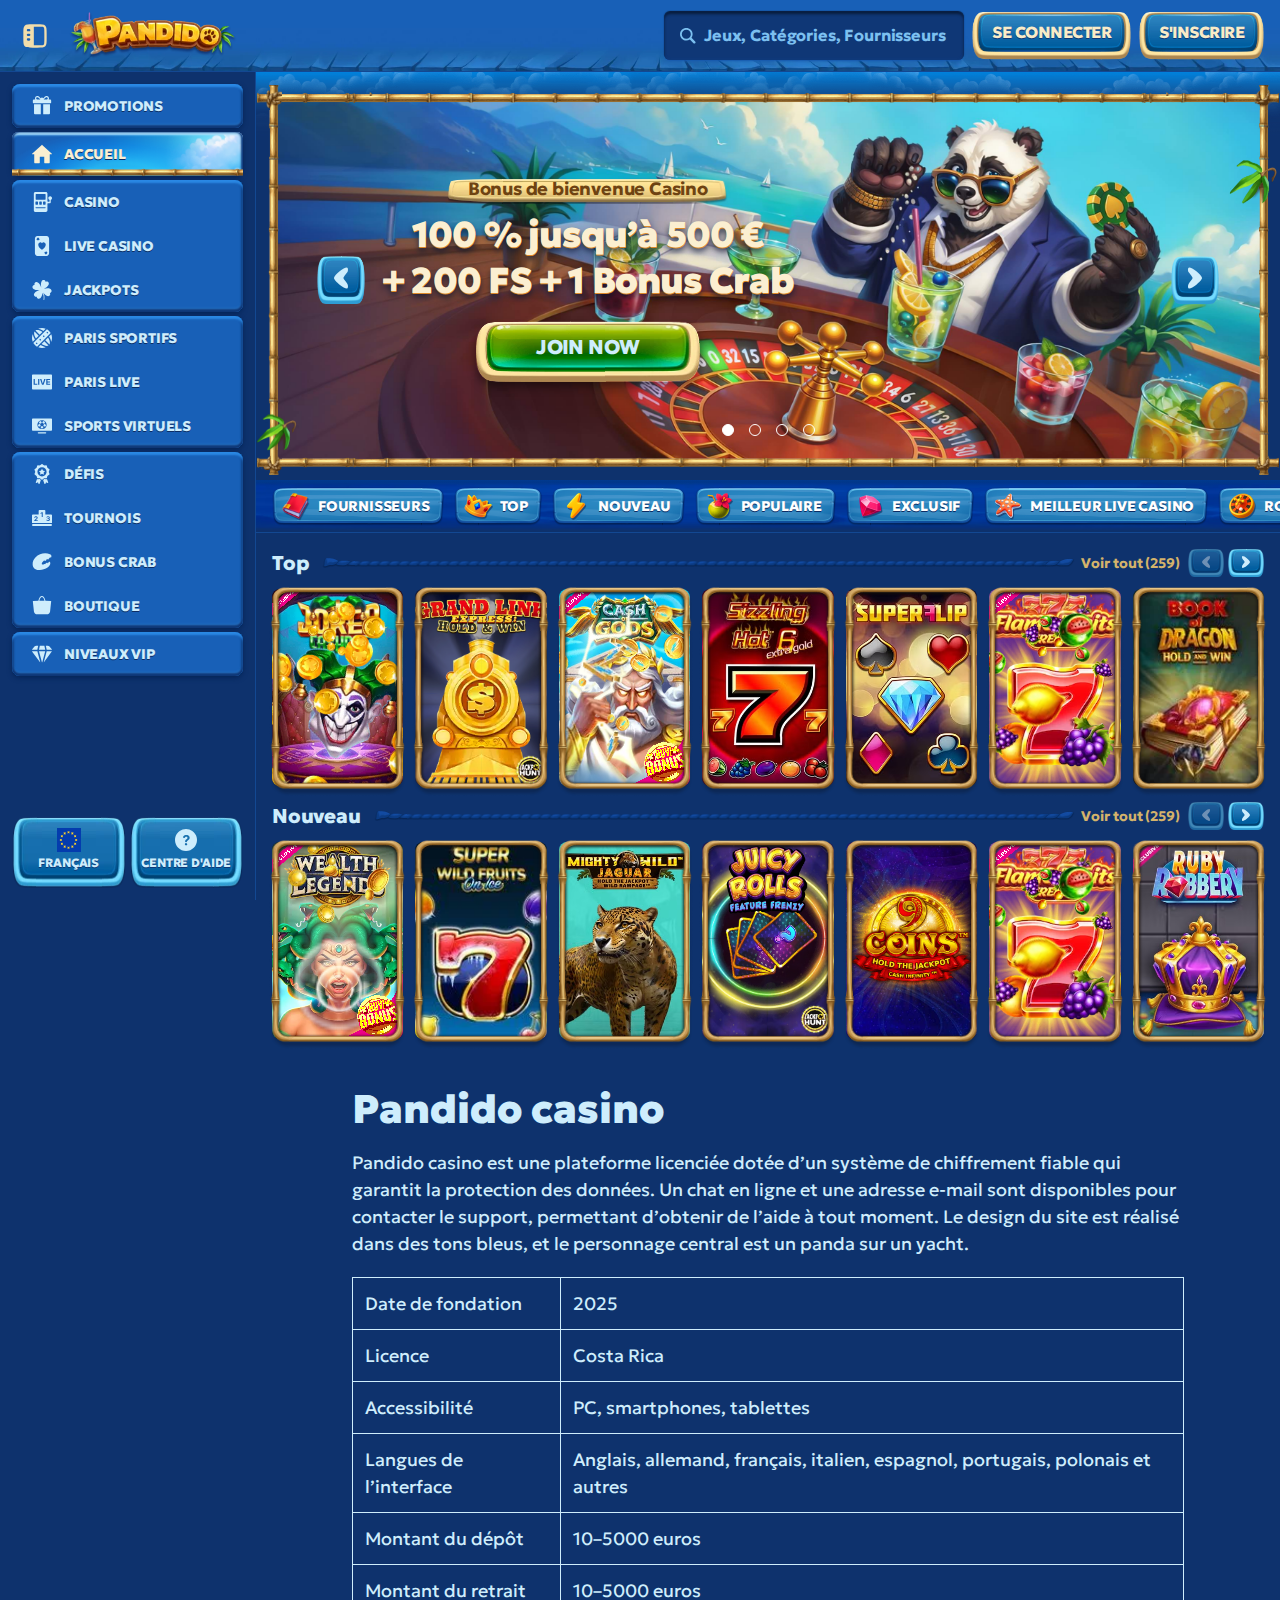
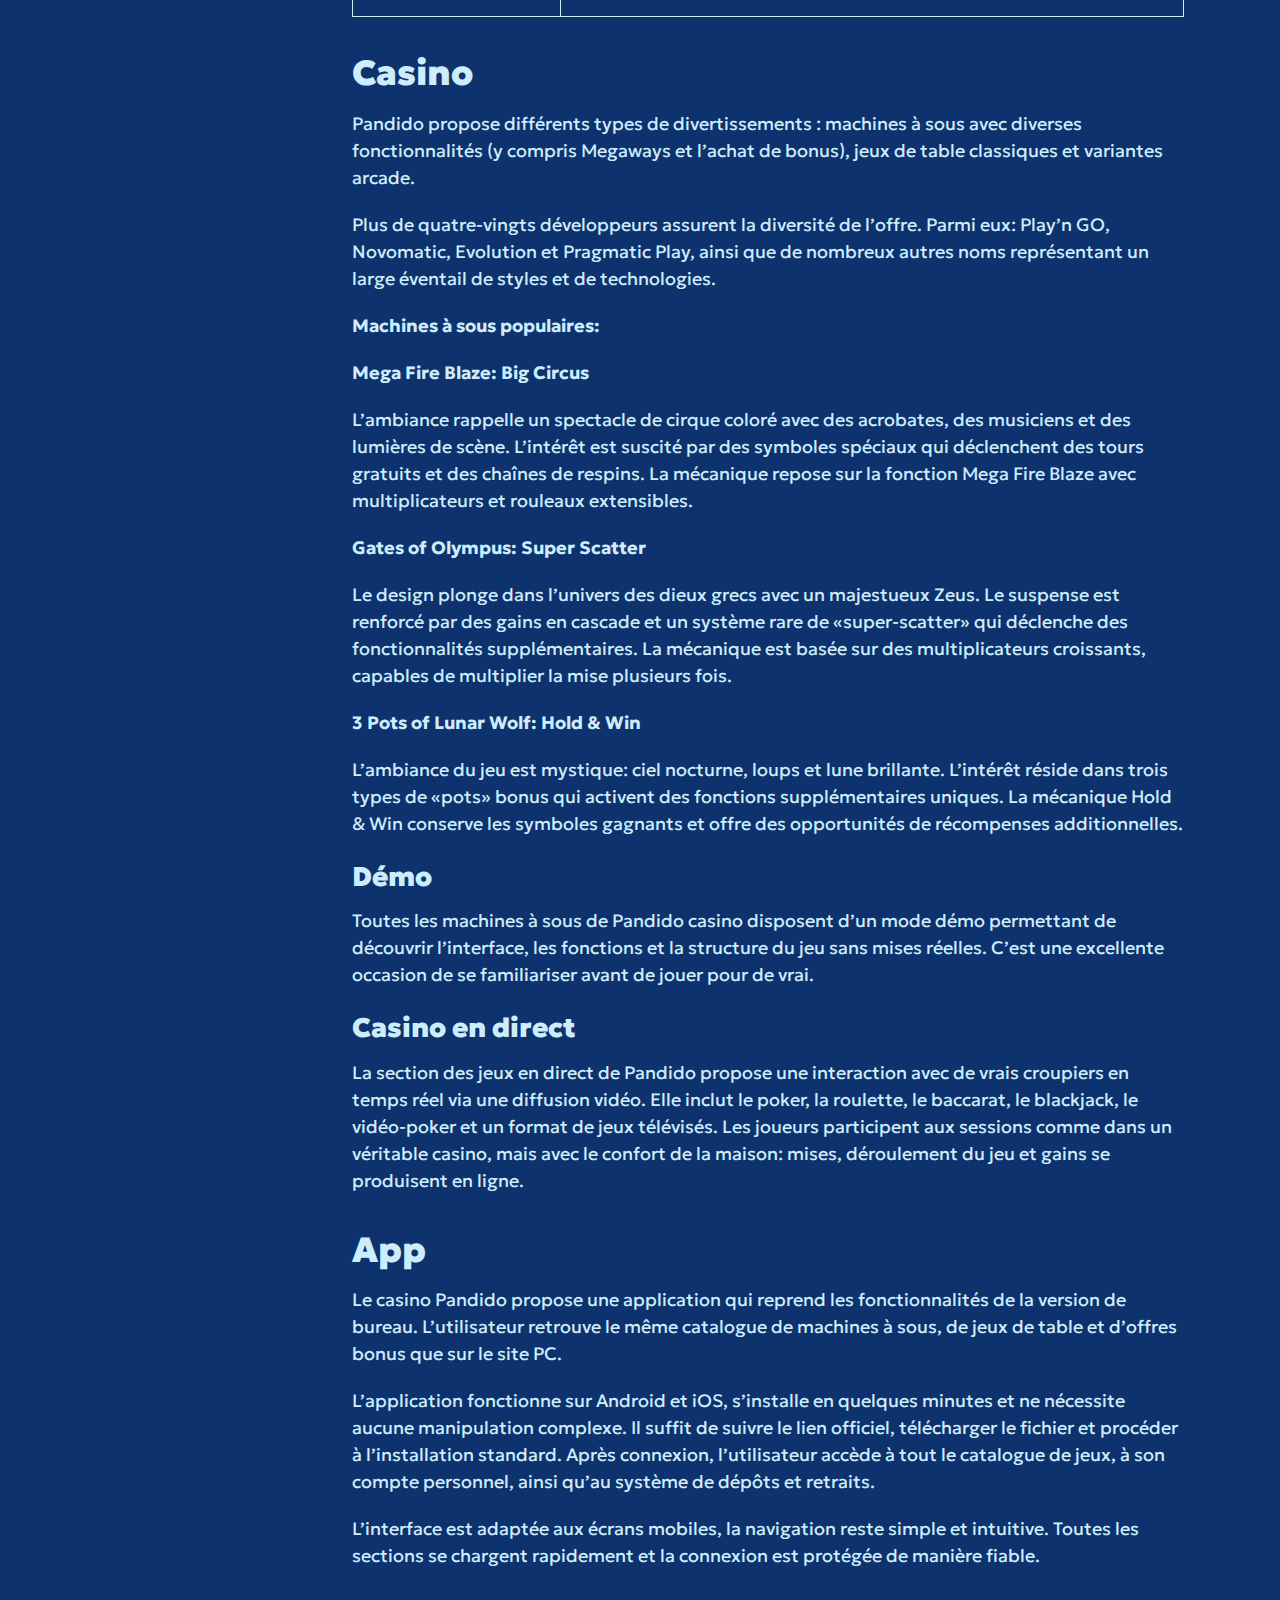
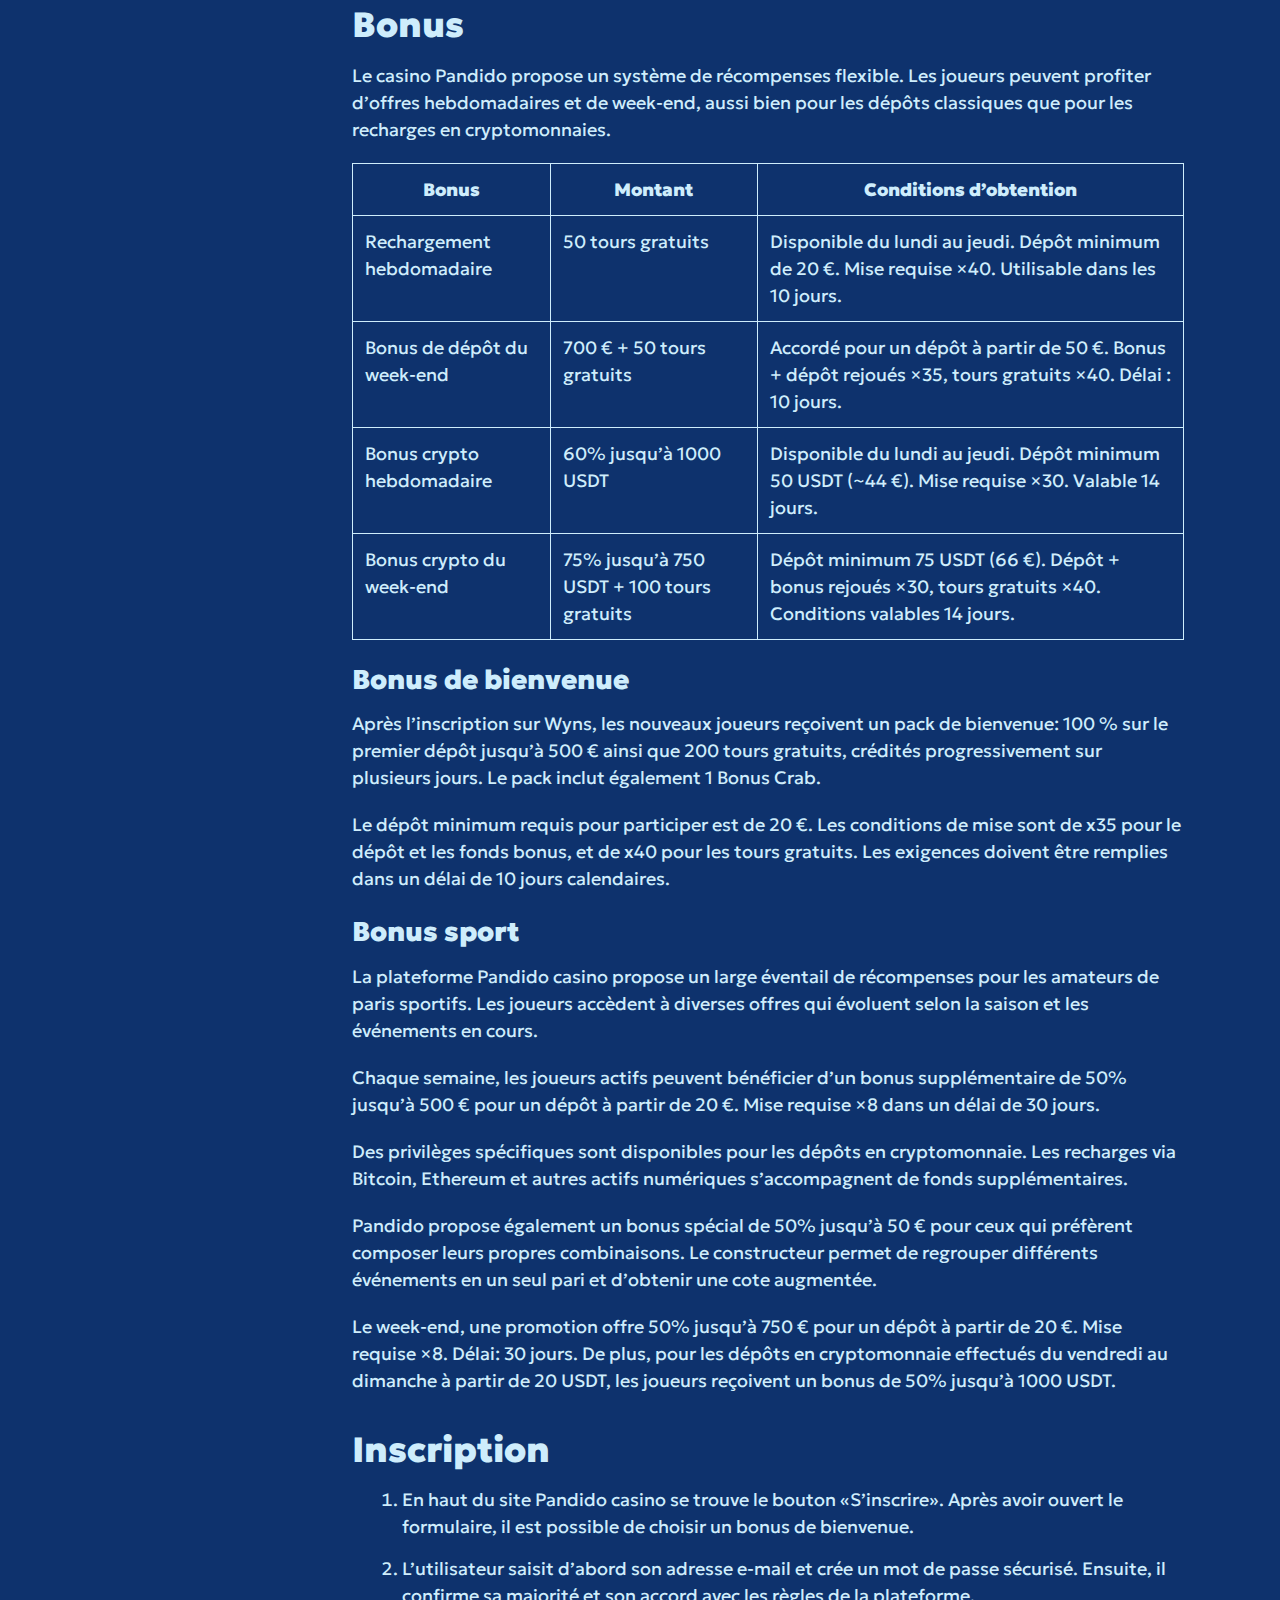
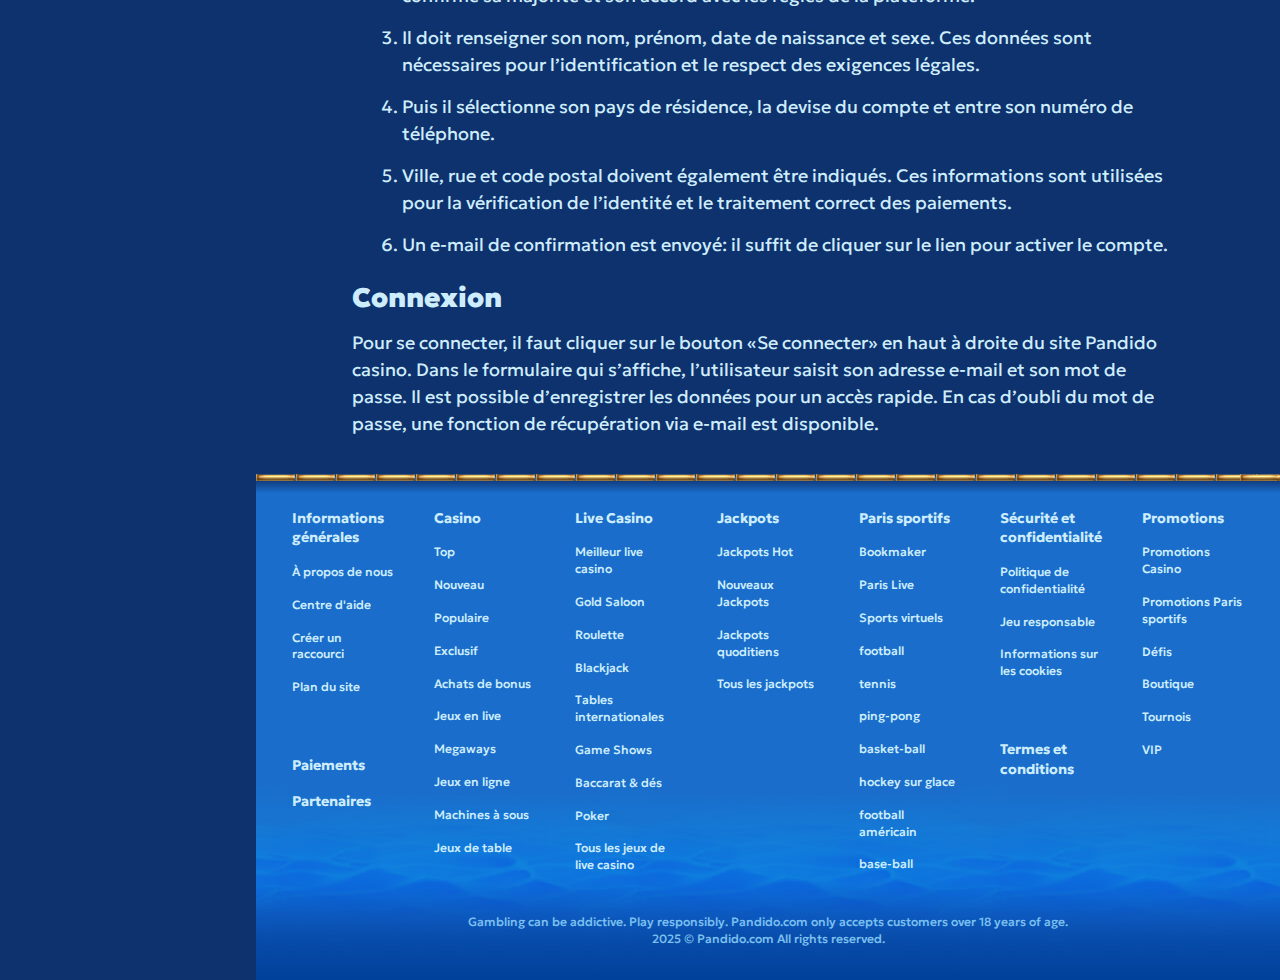
<file: index.html>
<!DOCTYPE html>
<html lang="fr">
<head>
  <meta charset="UTF-8">
  <meta name="robots" content="noindex, nofollow">
  <meta name="viewport" content="width=device-width, initial-scale=1.0">
  <meta name="description" content="Pandido casino offre un bonus de bienvenue aux nouveaux joueurs - 100 % jusqu’à 500 € + 200 tours gratuits.">
  <title>Pandido casino - jouer en ligne en France</title>
  <link rel="alternate" href="http://pandidocasino.fr/" hreflang="fr">
  <link rel="alternate" href="http://pandidocasino.fr/fr-fr/" hreflang="fr-FR">
  <link rel="canonical" href="http://pandidocasino.fr/fr-fr/">
  <link rel="icon" type="image/png" href="favicon.ico">
  <link rel="stylesheet" href="assets/css/styles.css">
<link rel="preconnect" href="https://fonts.googleapis.com">
<link rel="preconnect" href="https://fonts.gstatic.com" crossorigin>
<link href="https://fonts.googleapis.com/css2?family=Geologica:wght@100..900&display=swap" rel="stylesheet">
</head>
<body>
  <header>
    <div class="container">
      <div class="header">
        <a class="header__left" href="go" rel="nofollow">
          <div class="burger">
            <stb-icon-sprite _ngcontent-ng-c1452055777="" aria-hidden="true" src="burger" width="28" height="28" class="nav-control__icon" _nghost-ng-c2813361619=""><svg _ngcontent-ng-c2813361619="" class="icon" width="28" height="28"><!----><use _ngcontent-ng-c2813361619="" xlink:href="./assets/sprite.svg#burger"></use></svg><!----><!----><!----><!----><!----><!----></stb-icon-sprite>
          </div>
          <div class="header__icon">
           <stb-icon-sprite _ngcontent-ng-c1452055777="" aria-hidden="true" width="28" height="28" class="nav-control__icon" _nghost-ng-c2813361619=""><svg _ngcontent-ng-c2813361619="" class="icon" width="28" height="28"><!----><use _ngcontent-ng-c2813361619="" xlink:href="./assets/sprite.svg#sidebar-opened"></use></svg><!----><!----><!----><!----><!----><!----></stb-icon-sprite>
          </div>
          <div class="header__logo">
            <picture>
              <!-- <source srcset="assets/images/logo-mobile.svg" media="(max-width: 1279px)"> -->
              <img src="assets/images/logo.webp" alt="logo" loading="lazy">
            </picture>
          </div>
        </a>
        <div class="header__right">
          <a class="header__search" href="go" rel="nofollow">
           <stb-icon-sprite _ngcontent-ng-c2543495858="" aria-hidden="true" src="search" width="16" height="16" _nghost-ng-c2813361619=""><svg _ngcontent-ng-c2813361619="" class="icon" width="16" height="16"><!----><use _ngcontent-ng-c2813361619="" xlink:href="./assets/sprite.svg#search"></use></svg><!----><!----><!----><!----><!----><!----></stb-icon-sprite>
            <span>Jeux, Catégories, Fournisseurs</span>
          </a>
          <a class="header__btn" href="go" rel="nofollow"><span>Se connecter</span></a>
          <a class="header__btn" href="go" rel="nofollow"><span>S'inscrire</span></a>
        </div>
      </div>
    </div>
  </header>
  <a class="mobile--menu" href="go" rel="nofollow">
    <span>Casino</span>
    <span>Live Casino</span>
    <span>Paris sportifs</span>
  </a>
  <aside class="sidebar">
    <div class="sidebar__menu">
      <ul class="sidebar__list">
        <li>
          <a href="go" rel="nofollow">
            <span><stb-icon-sprite _ngcontent-ng-c486631716="" width="20" height="20" aria-hidden="true" class="sidebar-item__icon" _nghost-ng-c2813361619=""><svg _ngcontent-ng-c2813361619="" class="icon" width="20" height="20"><!----><use _ngcontent-ng-c2813361619="" xlink:href="./assets/sprite.svg#bonus"></use></svg><!----><!----><!----><!----><!----><!----></stb-icon-sprite></span>
            <span>Promotions</span>
          </a>
        </li>
      </ul>
      <div class="sidebar__line"></div>
      <ul class="sidebar__list">
        <li>
          <a class="active" href="go" rel="nofollow">
           <span><stb-icon-sprite _ngcontent-ng-c486631716="" width="20" height="20" aria-hidden="true" class="sidebar-item__icon" _nghost-ng-c2813361619=""><svg _ngcontent-ng-c2813361619="" class="icon" width="20" height="20"><!----><use _ngcontent-ng-c2813361619="" xlink:href="./assets/sprite.svg#home"></use></svg><!----><!----><!----><!----><!----><!----></stb-icon-sprite></span>
            <span>Accueil</span>
          </a>
        </li>
      </ul>
      <div class="sidebar__line"></div>
      <ul class="sidebar__list">
        <li>
          <a href="go" rel="nofollow">
            <span></span>
            <span>Casino</span>
          </a>
        </li>
        <li>
          <a href="go" rel="nofollow">
            <span></span>
            <span>Live Casino</span>
          </a>
        </li>
        <li>
          <a href="go" rel="nofollow">
          <span></span>
            <span>Jackpots</span>
          </a>
        </li>
      </ul>
      <div class="sidebar__line"></div>
      <ul class="sidebar__list">
        <li>
          <a href="go" rel="nofollow">
           <span><stb-icon-sprite _ngcontent-ng-c486631716="" width="20" height="20" aria-hidden="true" class="sidebar-item__icon" _nghost-ng-c2813361619=""><svg _ngcontent-ng-c2813361619="" class="icon" width="20" height="20"><!----><use _ngcontent-ng-c2813361619="" xlink:href="./assets/sprite.svg#sports-sportsbook"></use></svg><!----><!----><!----><!----><!----><!----></stb-icon-sprite></span>
            <span>Paris Sportifs</span>
          </a>
        </li>
        <li>
          <a href="go" rel="nofollow">
            <span><stb-icon-sprite _ngcontent-ng-c486631716="" width="20" height="20" aria-hidden="true" class="sidebar-item__icon reset-icon-scale" _nghost-ng-c2813361619=""><svg _ngcontent-ng-c2813361619="" class="icon" width="20" height="20"><!----><use _ngcontent-ng-c2813361619="" xlink:href="./assets/sprite.svg#sports-live-sports"></use></svg><!----><!----><!----><!----><!----><!----></stb-icon-sprite></span>
            <span>Paris Live</span>
          </a>
        </li>
        <li>
          <a href="go" rel="nofollow">
            <span><stb-icon-sprite _ngcontent-ng-c486631716="" width="20" height="20" aria-hidden="true" class="sidebar-item__icon" _nghost-ng-c2813361619=""><svg _ngcontent-ng-c2813361619="" class="icon" width="20" height="20"><!----><use _ngcontent-ng-c2813361619="" xlink:href="./assets/sprite.svg#sports-virtuals"></use></svg><!----><!----><!----><!----><!----><!----></stb-icon-sprite></span>
            <span>Sports virtuels</span>
          </a>
        </li>
      </ul>
      <div class="sidebar__line"></div>
      <ul class="sidebar__list">
        <li>
          <a href="go" rel="nofollow">
           <span><stb-icon-sprite _ngcontent-ng-c486631716="" width="20" height="20" aria-hidden="true" class="sidebar-item__icon" _nghost-ng-c2813361619=""><svg _ngcontent-ng-c2813361619="" class="icon" width="20" height="20"><!----><use _ngcontent-ng-c2813361619="" xlink:href="./assets/sprite.svg#challenges"></use></svg><!----><!----><!----><!----><!----><!----></stb-icon-sprite></span>
            <span>Défis</span>
          </a>
        </li>   
        <li>
          <a href="go" rel="nofollow">
           <span><stb-icon-sprite _ngcontent-ng-c486631716="" width="20" height="20" aria-hidden="true" class="sidebar-item__icon" _nghost-ng-c2813361619=""><svg _ngcontent-ng-c2813361619="" class="icon" width="20" height="20"><!----><use _ngcontent-ng-c2813361619="" xlink:href="./assets/sprite.svg#tournament"></use></svg><!----><!----><!----><!----><!----><!----></stb-icon-sprite></span>
            <span>Tournois</span>
          </a>
        </li>
        <li>
          <a href="go" rel="nofollow">
           <span><stb-icon-sprite _ngcontent-ng-c486631716="" width="20" height="20" aria-hidden="true" class="sidebar-item__icon reset-icon-scale" _nghost-ng-c2813361619=""><svg _ngcontent-ng-c2813361619="" class="icon" width="20" height="20"><!----><use _ngcontent-ng-c2813361619="" xlink:href="./assets/sprite.svg#cashcrab-menu"></use></svg><!----><!----><!----><!----><!----><!----></stb-icon-sprite></span>
            <span>Bonus Crab</span>
          </a>
        </li>
        <li>
          <a href="go" rel="nofollow">
           <span><stb-icon-sprite _ngcontent-ng-c486631716="" width="20" height="20" aria-hidden="true" class="sidebar-item__icon" _nghost-ng-c2813361619=""><svg _ngcontent-ng-c2813361619="" class="icon" width="20" height="20"><!----><use _ngcontent-ng-c2813361619="" xlink:href="./assets/sprite.svg#shop"></use></svg><!----><!----><!----><!----><!----><!----></stb-icon-sprite></span>
            <span>Boutique</span>
          </a>
        </li>
      </ul>
      <div class="sidebar__line"></div>
      <ul class="sidebar__list">
        <li>
          <a href="go" rel="nofollow">
           <span><stb-icon-sprite _ngcontent-ng-c486631716="" width="20" height="20" aria-hidden="true" class="sidebar-item__icon" _nghost-ng-c2813361619=""><svg _ngcontent-ng-c2813361619="" class="icon" width="20" height="20"><!----><use _ngcontent-ng-c2813361619="" xlink:href="./assets/sprite.svg#vip"></use></svg><!----><!----><!----><!----><!----><!----></stb-icon-sprite></span>
            <span>Niveaux VIP</span>
          </a>
        </li>
      </ul>
     
    </div>
    <div class='sidebar__footer'>
      <a href="go" rel="nofollow">
        <img src="assets/images/fr.svg" alt="fr"  loading="lazy"/>
        <span>Français</span>
      </a>
      <a href="go" rel="nofollow">
       <stb-icon-sprite _ngcontent-ng-c253089236="" src="help-centre" width="24" height="24" aria-hidden="true" _nghost-ng-c2813361619=""><svg _ngcontent-ng-c2813361619="" class="icon" width="24" height="24"><!----><use _ngcontent-ng-c2813361619="" xlink:href="./assets/sprite.svg#help-centre"></use></svg><!----><!----><!----><!----><!----><!----></stb-icon-sprite>
        <span>Centre d'aide</span>
      </a>
    </div>
  </aside>
  <div class="wrap">
    <main>
      <div class="main">
        <section class="banner--wrap">
          <div class="container">
            <a class="banner" href="go" rel="nofollow">
              <div class="banner__img">
                <picture>
                  <source srcset="assets/images/banner-mob.jpg" media="(max-width: 767px)">
                  <source srcset="assets/images/banner.jpg" media="(min-width: 768px)">
                  <img src="assets/images/banner-mob.jpg" alt="banner" fetchpriority="high">
                </picture>
              </div>
              <div class="banner__content">
                <p> Bonus de bienvenue Casino </p>
                <p>
                   100 % jusqu’à 500 € <br>+ 200 FS + 1 Bonus Crab
                </p>
                <p>
                  <span> Join now </span>
                </p>
              </div>  
              <div class="dots">
                <span></span>
                <span></span>
                <span></span>
                <span></span>
              </div>
              <div class="arrows">
                <span><stb-icon-sprite _ngcontent-ng-c4102672419="" aria-hidden="true" src="arrow-left" width="28" height="28" _nghost-ng-c2813361619=""><svg _ngcontent-ng-c2813361619="" class="icon" width="28" height="28"><!----><use _ngcontent-ng-c2813361619="" xlink:href="./assets/sprite.svg#arrow-left"></use></svg><!----><!----><!----><!----><!----><!----></stb-icon-sprite></span>
                <span><stb-icon-sprite _ngcontent-ng-c4102672419="" aria-hidden="true" src="arrow-right" width="28" height="28" _nghost-ng-c2813361619=""><svg _ngcontent-ng-c2813361619="" class="icon" width="28" height="28"><!----><use _ngcontent-ng-c2813361619="" xlink:href="./assets/sprite.svg#arrow-right"></use></svg><!----><!----><!----><!----><!----><!----></stb-icon-sprite></span>
              </div>
            </a>
          </div>
        </section>
        <section class="top--menu">
          <nav class="top__menu">
            <div class="top__menu__row">
              <ul>
                <li>
                  <a href="go" rel="nofollow">
                    <span><img src="assets/images/t1.webp" alt="banner1920" loading="lazy"></span>
                    <span>Fournisseurs</span>
                  </a>
                </li>
                <li>
                  <a href="go" rel="nofollow">
                    <span><img src="assets/images/t2.webp" alt="banner1920" loading="lazy"></span>                          
                    <span>Top</span>
                  </a>
                </li>
                <li>
                  <a href="go" rel="nofollow">
                    <span><img src="assets/images/t3.webp" alt="banner1920" loading="lazy"></span>                     
                    <span>Nouveau</span>
                  </a>
                </li>
                <li>
                  <a href="go" rel="nofollow">
                    <span><img src="assets/images/t4.webp" alt="banner1920" loading="lazy"></span>                                     
                    <span>Populaire</span>
                  </a>
                </li>
                <li>
                  <a href="go" rel="nofollow">
                    <span><img src="assets/images/t5.webp" alt="banner1920" loading="lazy"></span>              
                    <span>Exclusif</span>
                  </a>
                </li>
                <li>
                  <a href="go" rel="nofollow">
                    <span><img src="assets/images/t6.webp" alt="banner1920" loading="lazy"></span>              
                    <span>Meilleur live casino</span>
                  </a>
                </li>
                <li>
                  <a href="go" rel="nofollow">
                    <span><img src="assets/images/t7.webp" alt="banner1920" loading="lazy"></span>                          
                    <span>Roulette</span>
                  </a>
                </li>
                <li>
                  <a href="go" rel="nofollow">
                    <span><img src="assets/images/t8.webp" alt="banner1920" loading="lazy"></span>                  
                    <span>Game Shows</span>
                  </a>
                </li>
                <li>
                  <a href="go" rel="nofollow">
                    <span><img src="assets/images/t9.webp" alt="banner1920" loading="lazy"></span>                  
                    <span>Blackjack</span>
                  </a>
                </li>
                <li>
                  <a href="go" rel="nofollow">
                    <span><img src="assets/images/t10.webp" alt="banner1920" loading="lazy"></span>               
                    <span>Jackpots Hot</span>
                  </a>
                </li>
                <li>
                  <a href="go" rel="nofollow">
                    <span><img src="assets/images/t11.webp" alt="banner1920" loading="lazy"></span>               
                    <span>Machines à sous</span>
                  </a>
                </li>
              </ul>
            </div>
          </nav>
        </section>
        <section class="cards--wrap">
          <div class="container">
            <div class="cards">
              <div class="cards__row">
                <div class="cards__top">
                  <div class="cards__title">
                  
                    <span>Top</span>
                  </div>
                  <div class="cards__line"></div>
                  <a class="cards__nav" href="go" rel="nofollow">
                    <p>Voir tout (259)</p>
                    <div class="cards__arrows">
                      <span><stb-icon-sprite _ngcontent-ng-c2876225518="" aria-hidden="true" src="arrow-left" width="16" height="16" _nghost-ng-c2813361619=""><svg _ngcontent-ng-c2813361619="" class="icon" width="16" height="16"><!----><use _ngcontent-ng-c2813361619="" xlink:href="./assets/sprite.svg#arrow-left"></use></svg><!----><!----><!----><!----><!----><!----></stb-icon-sprite></span>
                      <span><stb-icon-sprite _ngcontent-ng-c2876225518="" aria-hidden="true" src="arrow-right" width="16" height="16" _nghost-ng-c2813361619=""><svg _ngcontent-ng-c2813361619="" class="icon" width="16" height="16"><!----><use _ngcontent-ng-c2813361619="" xlink:href="./assets/sprite.svg#arrow-right"></use></svg><!----><!----><!----><!----><!----><!----></stb-icon-sprite></span>
                    </div>
                  </a>
                </div>
                <div class="cards__list">
                  <a class="cards__item" href="go" rel="nofollow">
                    <div class="cards__item__body">
                      <img src="assets/images/1.svg" alt="img1" loading="lazy">
                      <span>1</span>
                    </div>
                    <div class="cards__item__title">
                      <span>Joker Cashpot</span>
                    </div>
                  </a>
                  <a class="cards__item" href="go" rel="nofollow">
                    <div class="cards__item__body">
                      <img src="assets/images/2.svg" alt="img2" loading="lazy">
                      <span>2</span>
                    </div>
                    <div class="cards__item__title">
                      <span>Grand Link Express: Hold & Win</span>
                    </div>
                  </a>
                  <a class="cards__item" href="go" rel="nofollow">
                    <div class="cards__item__body">
                      <img src="assets/images/3.svg" alt="img3" loading="lazy">
                      <span>3</span>
                    </div>
                    <div class="cards__item__title">
                      <span>Cash of Gods</span>
                    </div>
                  </a>
                  <a class="cards__item" href="go" rel="nofollow">
                    <div class="cards__item__body">
                      <img src="assets/images/4.avif" alt="img4" loading="lazy">
                      <span>4</span>
                    </div>
                    <div class="cards__item__title">
                      <span>Sizzling Hot 6 Extra Gold</span>
                    </div>
                  </a>
                  <a class="cards__item" href="go" rel="nofollow">
                    <div class="cards__item__body">
                      <img src="assets/images/5.avif" alt="img5" loading="lazy">
                      <span>5</span>
                    </div>
                    <div class="cards__item__title">
                      <span>Super Flip</span>
                    </div>
                  </a>
                  <a class="cards__item" href="go" rel="nofollow">
                    <div class="cards__item__body">
                      <img src="assets/images/6.svg" alt="img6" loading="lazy">
                      <span>6</span>
                    </div>
                    <div class="cards__item__title">
                      <span>Flame Fruits Frenzy</span>
                    </div>
                  </a>
                  <a class="cards__item" href="go" rel="nofollow">
                    <div class="cards__item__body">
                      <img src="assets/images/7.webp" alt="img7" loading="lazy">
                      <span>7</span>
                    </div>
                    <div class="cards__item__title">
                      <span>Book Of Dragon Hold and Win</span>
                    </div>
                  </a>
                  <a class="cards__item" href="go" rel="nofollow">
                    <div class="cards__item__body">
                      <img src="assets/images/8.svg" alt="img8" loading="lazy">
                      <span>8</span>
                    </div>
                    <div class="cards__item__title">
                      <span>Cash on Wheels Hold & Win</span>
                    </div>
                  </a>
                </div>
              </div>
              <div class="cards__row">
                <div class="cards__top">
                  <div class="cards__title">
                   
                    <span>Nouveau</span>
                  </div>
                  <div class="cards__line"></div>
                  <a class="cards__nav" href="go" rel="nofollow">
                    <p>Voir tout (259)</p>
                    <div class="cards__arrows">
                      <span><stb-icon-sprite _ngcontent-ng-c2876225518="" aria-hidden="true" src="arrow-left" width="16" height="16" _nghost-ng-c2813361619=""><svg _ngcontent-ng-c2813361619="" class="icon" width="16" height="16"><!----><use _ngcontent-ng-c2813361619="" xlink:href="./assets/sprite.svg#arrow-left"></use></svg><!----><!----><!----><!----><!----><!----></stb-icon-sprite></span>
                      <span><stb-icon-sprite _ngcontent-ng-c2876225518="" aria-hidden="true" src="arrow-right" width="16" height="16" _nghost-ng-c2813361619=""><svg _ngcontent-ng-c2813361619="" class="icon" width="16" height="16"><!----><use _ngcontent-ng-c2813361619="" xlink:href="./assets/sprite.svg#arrow-right"></use></svg><!----><!----><!----><!----><!----><!----></stb-icon-sprite></span>
                    </div>
                  </a>
                </div>
                <div class="cards__list">
                  <a class="cards__item" href="go" rel="nofollow">
                    <div class="cards__item__body">
                      <img src="assets/images/9.svg" alt="img9" loading="lazy">
                     
                    </div>
                    <div class="cards__item__title">
                      <span>Wealth of Legends</span>
                    </div>
                  </a>
                  <a class="cards__item" href="go" rel="nofollow">
                    <div class="cards__item__body">
                      <img src="assets/images/10.webp" alt="img10" loading="lazy">
                    
                    </div>
                    <div class="cards__item__title">
                      <span>Super Wild Fruits - On Ice</span>
                    </div>
                  </a>
                  <a class="cards__item" href="go" rel="nofollow">
                    <div class="cards__item__body">
                      <img src="assets/images/11.avif" alt="img11" loading="lazy">
                     
                    </div>
                    <div class="cards__item__title">
                      <span>Mighty Wild: Jaguar</span>
                    </div>
                  </a>
                  <a class="cards__item" href="go" rel="nofollow">
                    <div class="cards__item__body">
                      <img src="assets/images/12.svg" alt="img12" loading="lazy">
                     
                    </div>
                    <div class="cards__item__title">
                      <span>Juicy Rolls: Feature Frenzy</span>
                    </div>
                  </a>
                  <a class="cards__item" href="go" rel="nofollow">
                    <div class="cards__item__body">
                      <img src="assets/images/13.svg" alt="img13" loading="lazy">
                    
                    </div>
                    <div class="cards__item__title">
                      <span>9 Coins</span>
                    </div>
                  </a>
                  <a class="cards__item" href="go" rel="nofollow">
                    <div class="cards__item__body">
                      <img src="assets/images/6.svg" alt="img14" loading="lazy">
                     
                    </div>
                    <div class="cards__item__title">
                      <span>Flame Fruits Frenzy</span>
                    </div>
                  </a>
                  <a class="cards__item" href="go" rel="nofollow">
                    <div class="cards__item__body">
                      <img src="assets/images/15.avif" alt="img15" loading="lazy">
                    
                    </div>
                    <div class="cards__item__title">
                      <span>Ruby Robbery</span>
                    </div>
                  </a>
                  <a class="cards__item" href="go" rel="nofollow">
                    <div class="cards__item__body">
                      <img src="assets/images/16.webp" alt="img16" loading="lazy">
                    
                    </div>
                    <div class="cards__item__title">
                      <span>Trickstar Spins</span>
                    </div>
                  </a>
                </div>
              </div>
              
            </div>
          </div> 
        </section>
        <section class="content--wrap">
          <div class="container">
            <div class="content">
              <div class="content__item">
                <h1>Pandido casino</h1>
                <p>Pandido casino est une plateforme licenciée dotée d’un système de chiffrement fiable qui garantit la protection des données. Un chat en ligne et une adresse e-mail sont disponibles pour contacter le support, permettant d’obtenir de l’aide à tout moment. Le design du site est réalisé dans des tons bleus, et le personnage central est un panda sur un yacht.
</p>
                <div class="content__table">
                  <table>
  <tr>
    <td>Date de fondation</td>
    <td>2025</td>
  </tr>
  <tr>
    <td>Licence</td>
    <td>Costa Rica</td>
  </tr>
  <tr>
    <td>Accessibilité</td>
    <td>PC, smartphones, tablettes</td>
  </tr>
  <tr>
    <td>Langues de l’interface</td>
    <td>Anglais, allemand, français, italien, espagnol, portugais, polonais et autres</td>
  </tr>
  <tr>
    <td>Montant du dépôt</td>
    <td>10–5000 euros</td>
  </tr>
  <tr>
    <td>Montant du retrait</td>
    <td>10–5000 euros</td>
  </tr>
</table>
                </div>
              </div>
              <div class="content__item">
                <h2>Casino</h2>
                 <p>Pandido propose différents types de divertissements : machines à sous avec diverses fonctionnalités (y compris Megaways et l’achat de bonus), jeux de table classiques et variantes arcade.
</p>
                  <p>Plus de quatre-vingts développeurs assurent la diversité de l’offre. Parmi eux: Play’n GO, Novomatic, Evolution et Pragmatic Play, ainsi que de nombreux autres noms représentant un large éventail de styles et de technologies.
</p>
                <p><strong>Machines à sous populaires:</strong></p>
                 <p><strong>Mega Fire Blaze: Big Circus</strong></p>
                <p>L’ambiance rappelle un spectacle de cirque coloré avec des acrobates, des musiciens et des lumières de scène. L’intérêt est suscité par des symboles spéciaux qui déclenchent des tours gratuits et des chaînes de respins. La mécanique repose sur la fonction Mega Fire Blaze avec multiplicateurs et rouleaux extensibles.
</p>
                 <p><strong>Gates of Olympus: Super Scatter</strong></p>
                 <p>Le design plonge dans l’univers des dieux grecs avec un majestueux Zeus. Le suspense est renforcé par des gains en cascade et un système rare de «super-scatter» qui déclenche des fonctionnalités supplémentaires. La mécanique est basée sur des multiplicateurs croissants, capables de multiplier la mise plusieurs fois.
</p>
                  <p><strong>3 Pots of Lunar Wolf: Hold & Win</strong></p>
                  <p>L’ambiance du jeu est mystique: ciel nocturne, loups et lune brillante. L’intérêt réside dans trois types de «pots» bonus qui activent des fonctions supplémentaires uniques. La mécanique Hold & Win conserve les symboles gagnants et offre des opportunités de récompenses additionnelles.
</p>
                  <h3>Démo</h3>
                  <p>Toutes les machines à sous de Pandido casino disposent d’un mode démo permettant de découvrir l’interface, les fonctions et la structure du jeu sans mises réelles. C’est une excellente occasion de se familiariser avant de jouer pour de vrai.
</p>
                   <h3>Casino en direct</h3>
                  <p>La section des jeux en direct de Pandido propose une interaction avec de vrais croupiers en temps réel via une diffusion vidéo. Elle inclut le poker, la roulette, le baccarat, le blackjack, le vidéo-poker et un format de jeux télévisés. Les joueurs participent aux sessions comme dans un véritable casino, mais avec le confort de la maison: mises, déroulement du jeu et gains se produisent en ligne.
</p>
              </div>
              <div class="content__item">
                <h2>App</h2>
                <p>Le casino Pandido propose une application qui reprend les fonctionnalités de la version de bureau. L’utilisateur retrouve le même catalogue de machines à sous, de jeux de table et d’offres bonus que sur le site PC.
</p>
                <p>L’application fonctionne sur Android et iOS, s’installe en quelques minutes et ne nécessite aucune manipulation complexe. Il suffit de suivre le lien officiel, télécharger le fichier et procéder à l’installation standard. Après connexion, l’utilisateur accède à tout le catalogue de jeux, à son compte personnel, ainsi qu’au système de dépôts et retraits.
</p>
                <p>L’interface est adaptée aux écrans mobiles, la navigation reste simple et intuitive. Toutes les sections se chargent rapidement et la connexion est protégée de manière fiable.
</p>
              </div>
              <div class="content__item">
                <h2>Bonus</h2>
                <p>Le casino Pandido propose un système de récompenses flexible. Les joueurs peuvent profiter d’offres hebdomadaires et de week-end, aussi bien pour les dépôts classiques que pour les recharges en cryptomonnaies.
</p>
                <div class="content__table table--style">
                  <table>
  <tr>
    <td>Bonus</td>
    <td>Montant</td>
    <td>Conditions d’obtention</td>
  </tr>
  <tr>
    <td>Rechargement hebdomadaire</td>
    <td>50 tours gratuits</td>
    <td>Disponible du lundi au jeudi. Dépôt minimum de 20 €. Mise requise ×40. Utilisable dans les 10 jours.</td>
  </tr>
  <tr>
    <td>Bonus de dépôt du week-end</td>
    <td>700 € + 50 tours gratuits</td>
    <td>Accordé pour un dépôt à partir de 50 €. Bonus + dépôt rejoués ×35, tours gratuits ×40. Délai : 10 jours.</td>
  </tr>
  <tr>
    <td>Bonus crypto hebdomadaire</td>
    <td>60% jusqu’à 1000 USDT</td>
    <td>Disponible du lundi au jeudi. Dépôt minimum 50 USDT (~44 €). Mise requise ×30. Valable 14 jours.</td>
  </tr>
  <tr>
    <td>Bonus crypto du week-end</td>
    <td>75% jusqu’à 750 USDT + 100 tours gratuits</td>
    <td>Dépôt minimum 75 USDT (66 €). Dépôt + bonus rejoués ×30, tours gratuits ×40. Conditions valables 14 jours.</td>
  </tr>
</table>
                </div>
                <h3>Bonus de bienvenue</h3>
                  <p>Après l’inscription sur Wyns, les nouveaux joueurs reçoivent un pack de bienvenue: 100 % sur le premier dépôt jusqu’à 500 € ainsi que 200 tours gratuits, crédités progressivement sur plusieurs jours. Le pack inclut également 1 Bonus Crab.
</p>
                  <p>Le dépôt minimum requis pour participer est de 20 €. Les conditions de mise sont de x35 pour le dépôt et les fonds bonus, et de x40 pour les tours gratuits. Les exigences doivent être remplies dans un délai de 10 jours calendaires.
</p>
                  <h3>Bonus sport</h3>
                  <p>La plateforme Pandido casino propose un large éventail de récompenses pour les amateurs de paris sportifs. Les joueurs accèdent à diverses offres qui évoluent selon la saison et les événements en cours.
</p>
                  <p>Chaque semaine, les joueurs actifs peuvent bénéficier d’un bonus supplémentaire de 50% jusqu’à 500 € pour un dépôt à partir de 20 €. Mise requise ×8 dans un délai de 30 jours.
</p>
                  <p>Des privilèges spécifiques sont disponibles pour les dépôts en cryptomonnaie. Les recharges via Bitcoin, Ethereum et autres actifs numériques s’accompagnent de fonds supplémentaires.
</p>
                  <p>Pandido propose également un bonus spécial de 50% jusqu’à 50 € pour ceux qui préfèrent composer leurs propres combinaisons. Le constructeur permet de regrouper différents événements en un seul pari et d’obtenir une cote augmentée.
</p>
                  <p>Le week-end, une promotion offre 50% jusqu’à 750 € pour un dépôt à partir de 20 €. Mise requise ×8. Délai: 30 jours. De plus, pour les dépôts en cryptomonnaie effectués du vendredi au dimanche à partir de 20 USDT, les joueurs reçoivent un bonus de 50% jusqu’à 1000 USDT.
</p>
              </div>
              <div class="content__item">
                <h2>Inscription</h2>
                <ol>
                  <li>En haut du site Pandido casino se trouve le bouton «S’inscrire». Après avoir ouvert le formulaire, il est possible de choisir un bonus de bienvenue.
</li>
                  <li>L’utilisateur saisit d’abord son adresse e-mail et crée un mot de passe sécurisé. Ensuite, il confirme sa majorité et son accord avec les règles de la plateforme.
</li>
                  <li>Il doit renseigner son nom, prénom, date de naissance et sexe. Ces données sont nécessaires pour l’identification et le respect des exigences légales.
</li>
                  <li>Puis il sélectionne son pays de résidence, la devise du compte et entre son numéro de téléphone.
</li>
                  <li>Ville, rue et code postal doivent également être indiqués. Ces informations sont utilisées pour la vérification de l’identité et le traitement correct des paiements.
</li>
                  <li>Un e-mail de confirmation est envoyé: il suffit de cliquer sur le lien pour activer le compte.
</li>
                </ol>
                <h3>Connexion</h3>
                <p>Pour se connecter, il faut cliquer sur le bouton «Se connecter» en haut à droite du site Pandido casino. Dans le formulaire qui s’affiche, l’utilisateur saisit son adresse e-mail et son mot de passe. Il est possible d’enregistrer les données pour un accès rapide. En cas d’oubli du mot de passe, une fonction de récupération via e-mail est disponible.
</p>
              </div>
            </div>
          </div>
        </section>
      </div>
    </main>
    <footer>
      <div class="container">
        <div class="footer">
          <div class="footer__menu">
            <div class="footer__column">
              <div class="footer__menu__item">
                <p class="footer__menu__title">Informations générales</p>
                <ul>
                  <li>À propos de nous</li>
                  <li>Centre d'aide</li>
                  <li>Créer un raccourci</li>
                  <li>Plan du site</li>
                </ul>
              </div>
              <div class="footer__menu__item">
                <p class="footer__menu__title">Paiements</p>
                <p class="footer__menu__title">Partenaires</p>
              </div>
            </div>
            <div class="footer__column">
              <div class="footer__menu__item">
                <p class="footer__menu__title">Casino</p>
                <ul>
                  <li>Top</li>
                  <li>Nouveau</li>
                  <li>Populaire</li>
                  <li>Exclusif</li>
                  <li>Achats de bonus</li>
                  <li>Jeux en live</li>
                  <li>Megaways</li>
                  <li>Jeux en ligne</li>
                  <li>Machines à sous</li>
                  <li>Jeux de table</li>
                </ul>
              </div>
            </div>
            <div class="footer__column">
              <div class="footer__menu__item">
                <p class="footer__menu__title">Live Casino</p>
                <ul>
                  <li>Meilleur live casino</li>
                  <li>Gold Saloon</li>
                  <li>Roulette</li>
                  <li>Blackjack</li>
                  <li>Tables internationales</li>
                  <li>Game Shows</li>
                  <li>Baccarat & dés</li>
                  <li>Poker</li>
                  <li>Tous les jeux de live casino</li>
                </ul>
              </div>
            </div>
            <div class="footer__column">
              <div class="footer__menu__item">
                <p class="footer__menu__title">Jackpots</p>
                <ul>
                  <li>Jackpots Hot</li>
                  <li>Nouveaux Jackpots</li>
                  <li>Jackpots quoditiens</li>
                  <li>Tous les jackpots</li>
                </ul>
              </div>
            </div>
            <div class="footer__column">
              <div class="footer__menu__item">
                <p class="footer__menu__title">Paris sportifs</p>
                <ul>
                  <li>Bookmaker</li>
                  <li>Paris Live</li>
                  <li>Sports virtuels</li>
                  <li>football</li>
                  <li>tennis</li>
                  <li>ping-pong</li>
                  <li>basket-ball</li>
                  <li>hockey sur glace</li>
                  <li>football américain</li>
                  <li>base-ball</li>
                </ul>
              </div>
            </div>
            <div class="footer__column">
              <div class="footer__menu__item">
                <p class="footer__menu__title">Sécurité et confidentialité</p>
                <ul>
                  <li>Politique de confidentialité</li>
                  <li>Jeu responsable</li>
                  <li>Informations sur les cookies</li>
                </ul>
              </div>
              <div class="footer__menu__item">
                <p class="footer__menu__title">Termes et conditions</p>
              </div>
            </div>
            <div class="footer__column">
              <div class="footer__menu__item">
                <p class="footer__menu__title">Promotions</p>
                <ul>
                  <li>Promotions Casino</li>
                  <li>Promotions Paris sportifs</li>
                  <li>Défis</li>
                  <li>Boutique</li>
                  <li>Tournois</li>
                  <li>VIP</li>
                </ul>
              </div>
            </div>
          </div>
          <div class="footer__copyright">
            <p>Gambling can be addictive. Play responsibly. Pandido.com only accepts customers over 18 years of age.</p>
            <p>2025 © Pandido.com All rights reserved.</p>
          </div>
        </div>
      </div>
    </footer>
  </div>
  <script src="assets/js/script.js" defer></script>
</body>
</html>
</file>
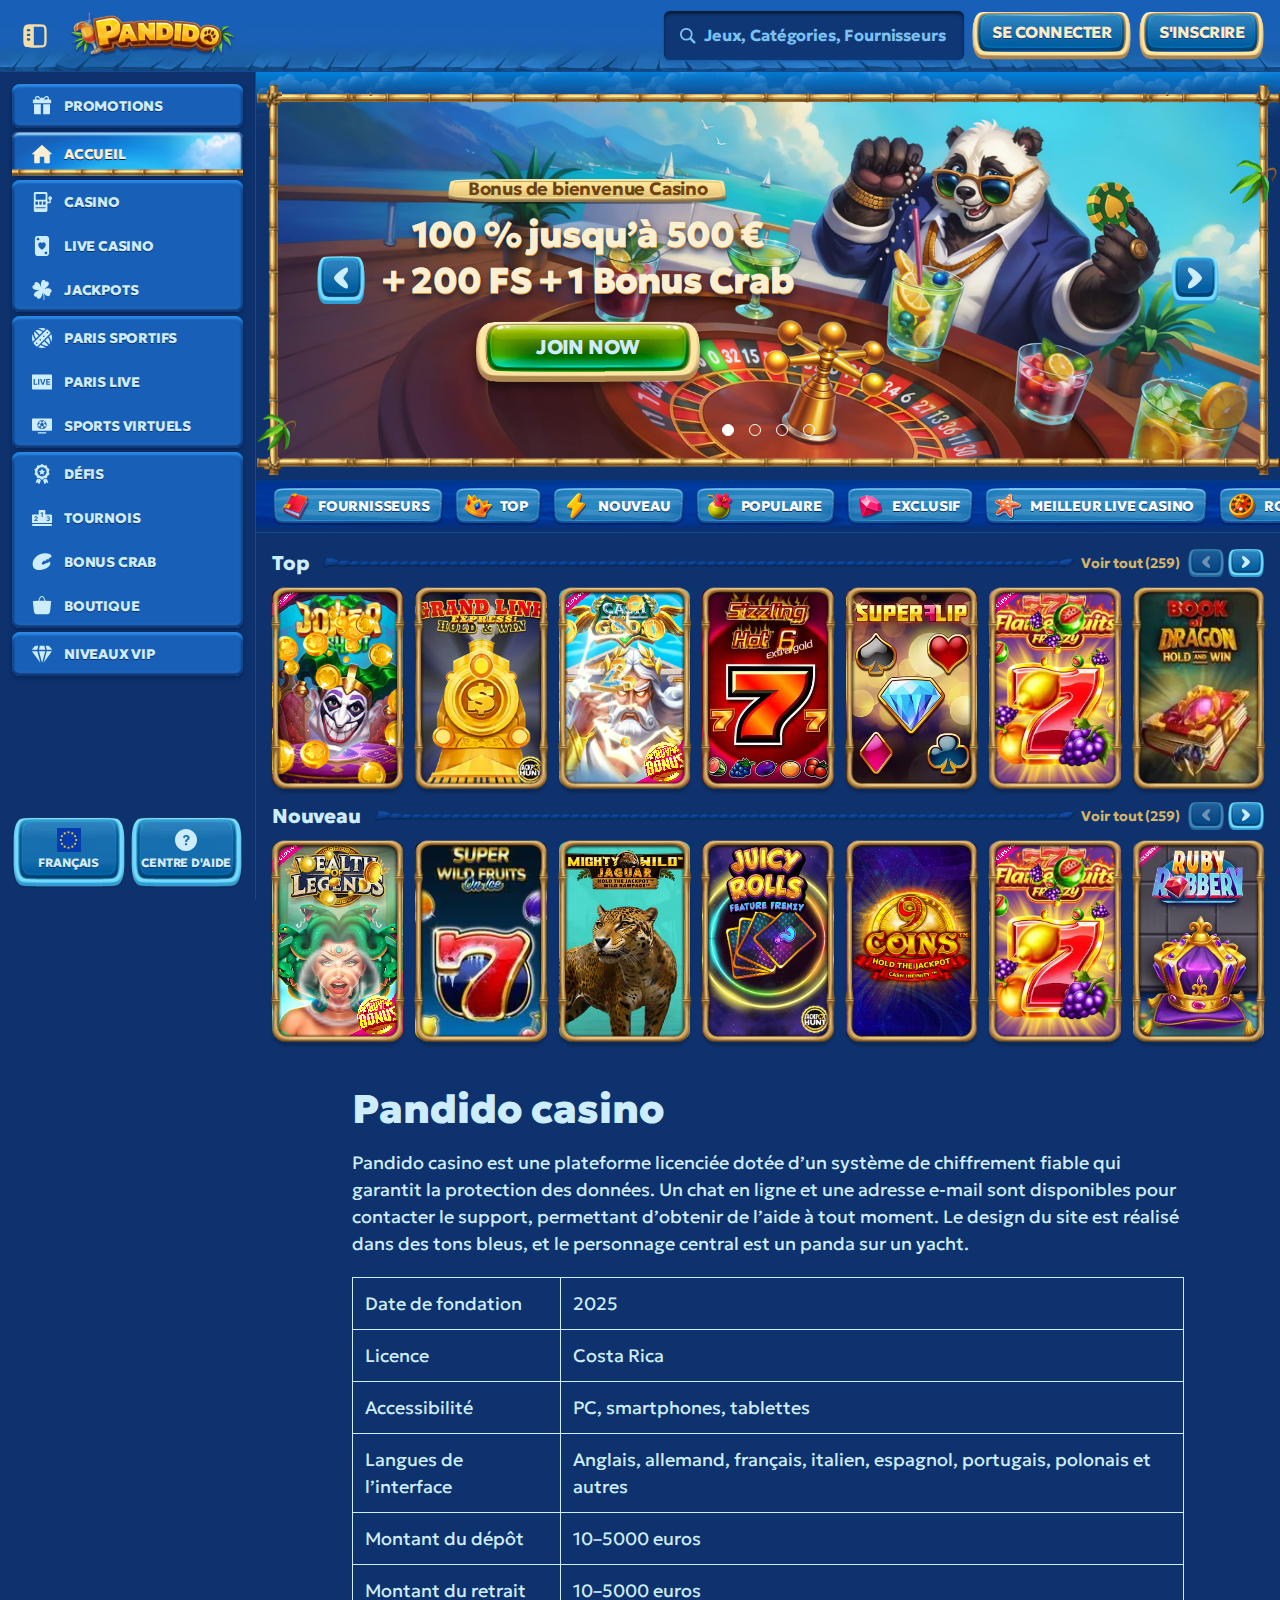
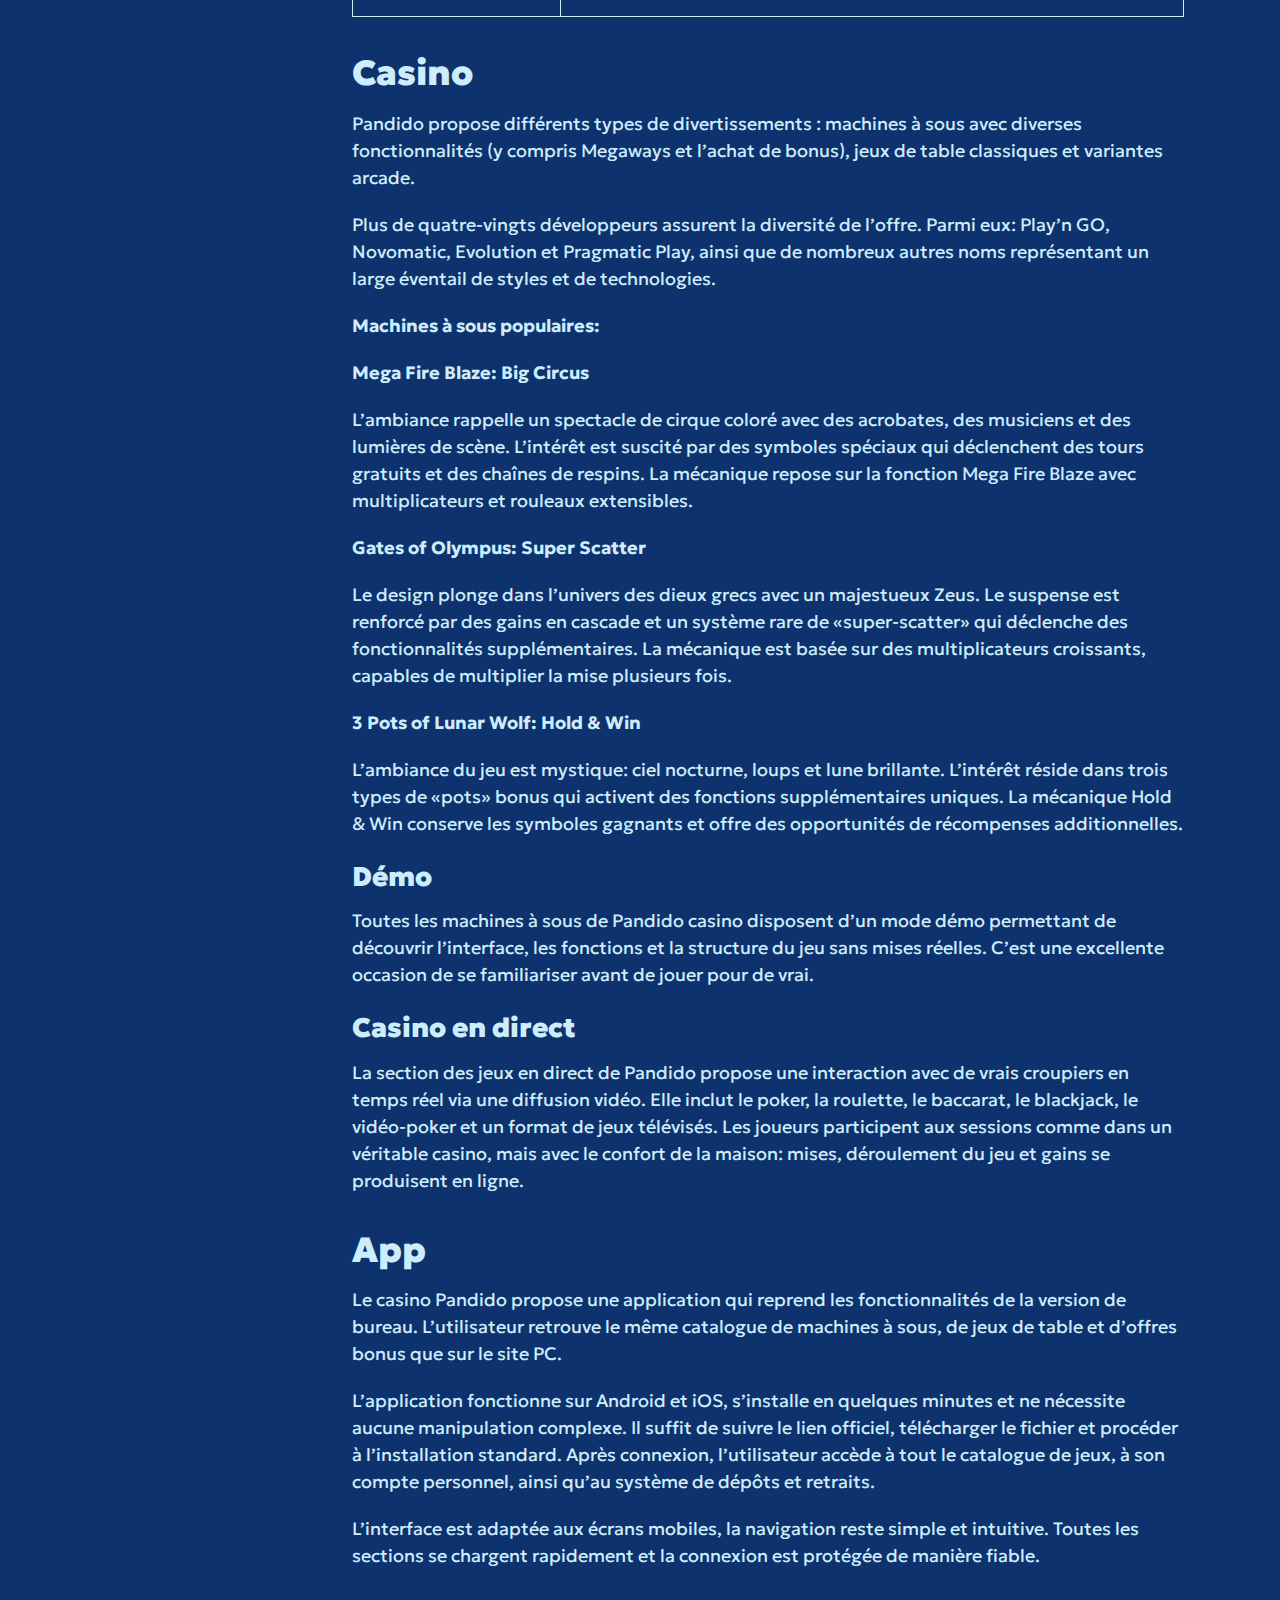
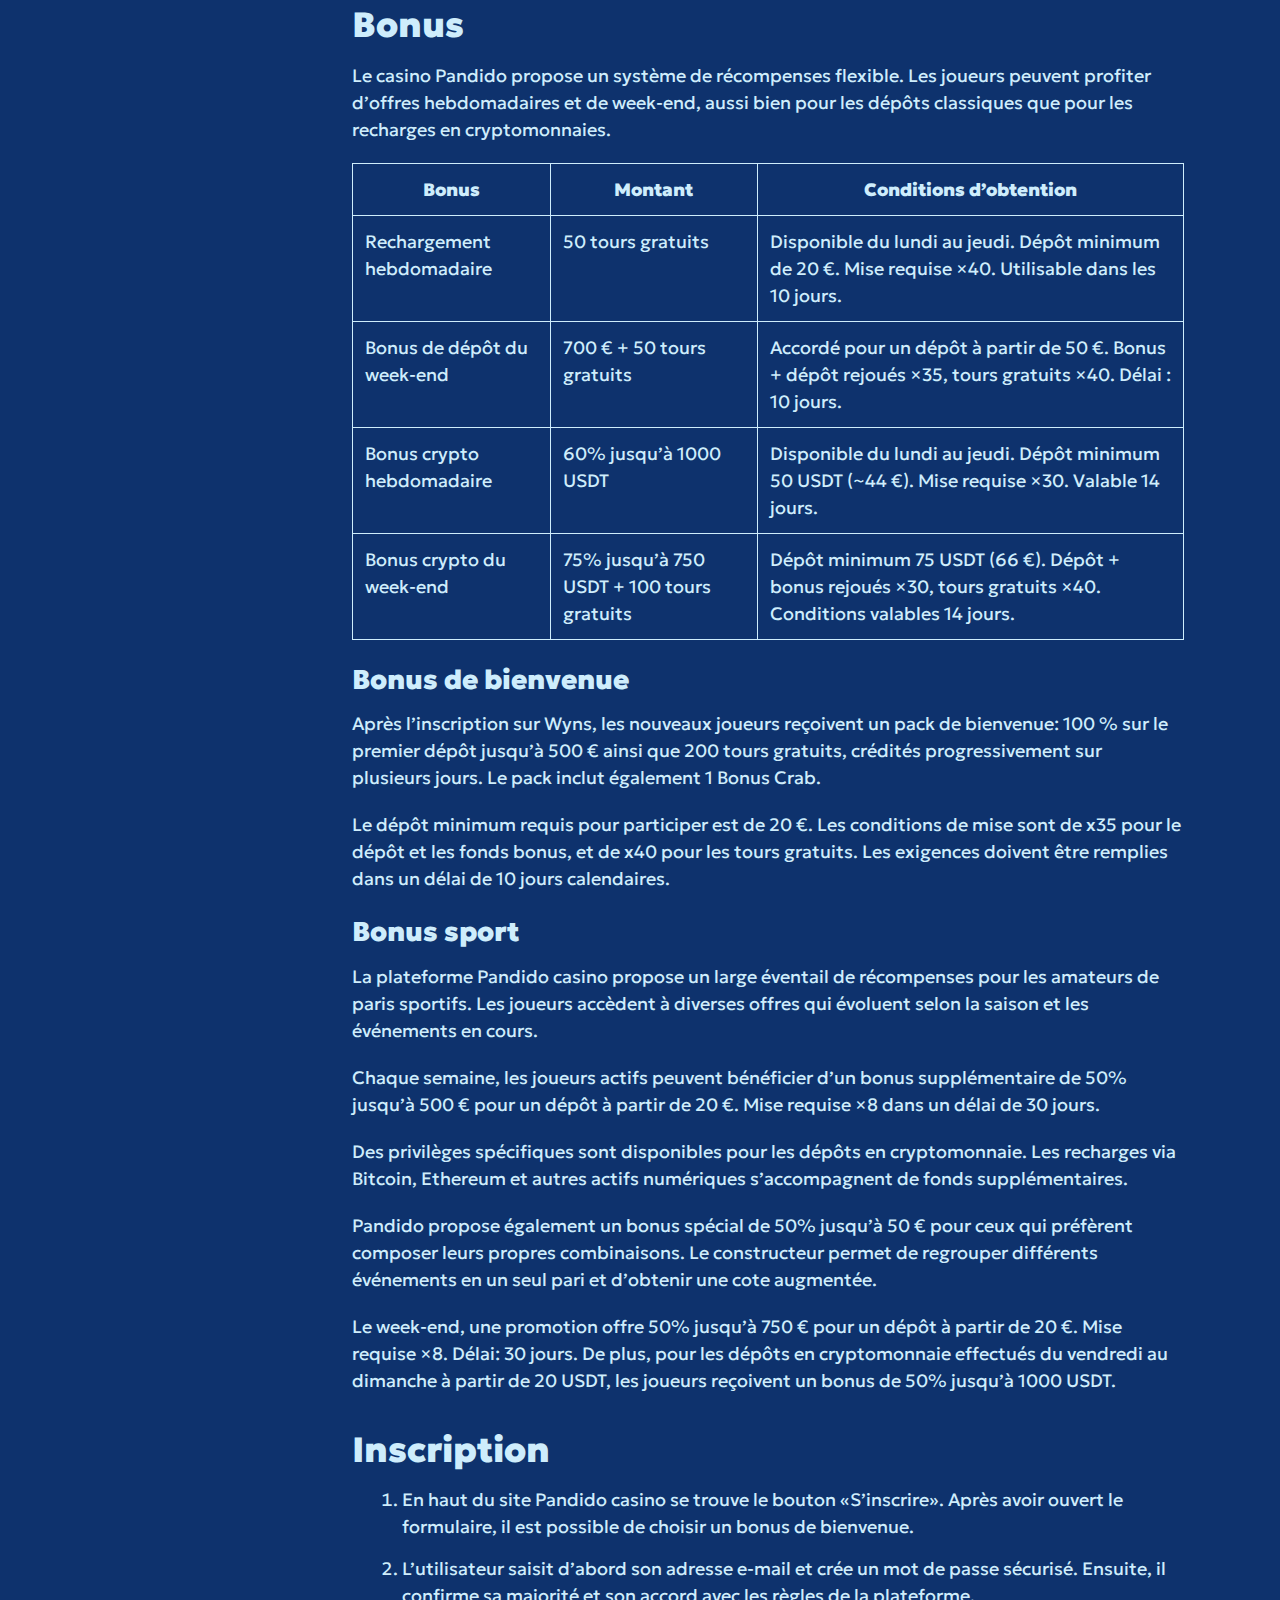
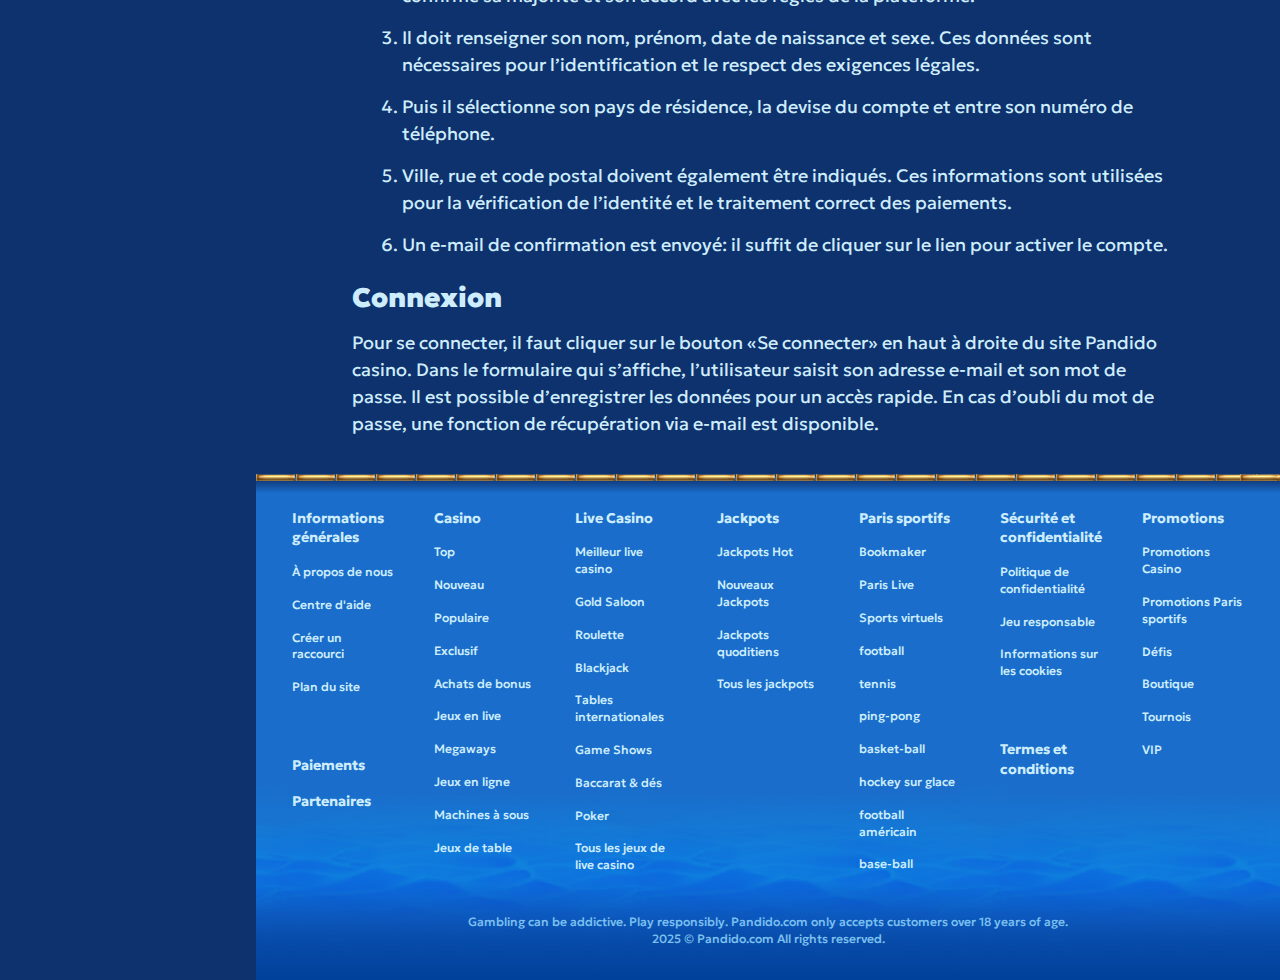
<file: fr-fr/index.html>
<!DOCTYPE html>
<html lang="fr-FR">
<head>
  <meta charset="UTF-8">
  <meta name="robots" content="noindex, nofollow">
  <meta name="viewport" content="width=device-width, initial-scale=1.0">
  <meta name="description" content="Pandido casino offre un bonus de bienvenue aux nouveaux joueurs - 100 % jusqu’à 500 € + 200 tours gratuits.">
  <title>Pandido casino - jouer en ligne en France</title>
  <link rel="alternate" href="http://pandidocasino.fr/" hreflang="fr">
  <link rel="alternate" href="http://pandidocasino.fr/fr-fr/" hreflang="fr-FR">
  <link rel="canonical" href="http://pandidocasino.fr/fr-fr/">
  <link rel="icon" type="image/png" href="../favicon.ico">
  <link rel="stylesheet" href="../assets/css/styles.css">
<link rel="preconnect" href="https://fonts.googleapis.com">
<link rel="preconnect" href="https://fonts.gstatic.com" crossorigin>
<link href="https://fonts.googleapis.com/css2?family=Geologica:wght@100..900&display=swap" rel="stylesheet">
</head>
<body>
  <header>
    <div class="container">
      <div class="header">
        <a class="header__left" href="go" rel="nofollow">
          <div class="burger">
            <stb-icon-sprite _ngcontent-ng-c1452055777="" aria-hidden="true" src="burger" width="28" height="28" class="nav-control__icon" _nghost-ng-c2813361619=""><svg _ngcontent-ng-c2813361619="" class="icon" width="28" height="28"><!----><use _ngcontent-ng-c2813361619="" xlink:href="../assets/sprite.svg#burger"></use></svg><!----><!----><!----><!----><!----><!----></stb-icon-sprite>
          </div>
          <div class="header__icon">
           <stb-icon-sprite _ngcontent-ng-c1452055777="" aria-hidden="true" width="28" height="28" class="nav-control__icon" _nghost-ng-c2813361619=""><svg _ngcontent-ng-c2813361619="" class="icon" width="28" height="28"><!----><use _ngcontent-ng-c2813361619="" xlink:href="../assets/sprite.svg#sidebar-opened"></use></svg><!----><!----><!----><!----><!----><!----></stb-icon-sprite>
          </div>
          <div class="header__logo">
            <picture>
              <!-- <source srcset="assets/images/logo-mobile.svg" media="(max-width: 1279px)"> -->
              <img src="../assets/images/logo.webp" alt="logo" loading="lazy">
            </picture>
          </div>
        </a>
        <div class="header__right">
          <a class="header__search" href="go" rel="nofollow">
           <stb-icon-sprite _ngcontent-ng-c2543495858="" aria-hidden="true" src="search" width="16" height="16" _nghost-ng-c2813361619=""><svg _ngcontent-ng-c2813361619="" class="icon" width="16" height="16"><!----><use _ngcontent-ng-c2813361619="" xlink:href="../assets/sprite.svg#search"></use></svg><!----><!----><!----><!----><!----><!----></stb-icon-sprite>
            <span>Jeux, Catégories, Fournisseurs</span>
          </a>
          <a class="header__btn" href="go" rel="nofollow"><span>Se connecter</span></a>
          <a class="header__btn" href="go" rel="nofollow"><span>S'inscrire</span></a>
        </div>
      </div>
    </div>
  </header>
  <a class="mobile--menu" href="go" rel="nofollow">
    <span>Casino</span>
    <span>Live Casino</span>
    <span>Paris sportifs</span>
  </a>
  <aside class="sidebar">
    <div class="sidebar__menu">
      <ul class="sidebar__list">
        <li>
          <a href="go" rel="nofollow">
            <span><stb-icon-sprite _ngcontent-ng-c486631716="" width="20" height="20" aria-hidden="true" class="sidebar-item__icon" _nghost-ng-c2813361619=""><svg _ngcontent-ng-c2813361619="" class="icon" width="20" height="20"><!----><use _ngcontent-ng-c2813361619="" xlink:href="../assets/sprite.svg#bonus"></use></svg><!----><!----><!----><!----><!----><!----></stb-icon-sprite></span>
            <span>Promotions</span>
          </a>
        </li>
      </ul>
      <div class="sidebar__line"></div>
      <ul class="sidebar__list">
        <li>
          <a class="active" href="go" rel="nofollow">
           <span><stb-icon-sprite _ngcontent-ng-c486631716="" width="20" height="20" aria-hidden="true" class="sidebar-item__icon" _nghost-ng-c2813361619=""><svg _ngcontent-ng-c2813361619="" class="icon" width="20" height="20"><!----><use _ngcontent-ng-c2813361619="" xlink:href="../assets/sprite.svg#home"></use></svg><!----><!----><!----><!----><!----><!----></stb-icon-sprite></span>
            <span>Accueil</span>
          </a>
        </li>
      </ul>
      <div class="sidebar__line"></div>
      <ul class="sidebar__list">
        <li>
          <a href="go" rel="nofollow">
            <span></span>
            <span>Casino</span>
          </a>
        </li>
        <li>
          <a href="go" rel="nofollow">
            <span></span>
            <span>Live Casino</span>
          </a>
        </li>
        <li>
          <a href="go" rel="nofollow">
          <span></span>
            <span>Jackpots</span>
          </a>
        </li>
      </ul>
      <div class="sidebar__line"></div>
      <ul class="sidebar__list">
        <li>
          <a href="go" rel="nofollow">
           <span><stb-icon-sprite _ngcontent-ng-c486631716="" width="20" height="20" aria-hidden="true" class="sidebar-item__icon" _nghost-ng-c2813361619=""><svg _ngcontent-ng-c2813361619="" class="icon" width="20" height="20"><!----><use _ngcontent-ng-c2813361619="" xlink:href="../assets/sprite.svg#sports-sportsbook"></use></svg><!----><!----><!----><!----><!----><!----></stb-icon-sprite></span>
            <span>Paris Sportifs</span>
          </a>
        </li>
        <li>
          <a href="go" rel="nofollow">
            <span><stb-icon-sprite _ngcontent-ng-c486631716="" width="20" height="20" aria-hidden="true" class="sidebar-item__icon reset-icon-scale" _nghost-ng-c2813361619=""><svg _ngcontent-ng-c2813361619="" class="icon" width="20" height="20"><!----><use _ngcontent-ng-c2813361619="" xlink:href="../assets/sprite.svg#sports-live-sports"></use></svg><!----><!----><!----><!----><!----><!----></stb-icon-sprite></span>
            <span>Paris Live</span>
          </a>
        </li>
        <li>
          <a href="go" rel="nofollow">
            <span><stb-icon-sprite _ngcontent-ng-c486631716="" width="20" height="20" aria-hidden="true" class="sidebar-item__icon" _nghost-ng-c2813361619=""><svg _ngcontent-ng-c2813361619="" class="icon" width="20" height="20"><!----><use _ngcontent-ng-c2813361619="" xlink:href="../assets/sprite.svg#sports-virtuals"></use></svg><!----><!----><!----><!----><!----><!----></stb-icon-sprite></span>
            <span>Sports virtuels</span>
          </a>
        </li>
      </ul>
      <div class="sidebar__line"></div>
      <ul class="sidebar__list">
        <li>
          <a href="go" rel="nofollow">
           <span><stb-icon-sprite _ngcontent-ng-c486631716="" width="20" height="20" aria-hidden="true" class="sidebar-item__icon" _nghost-ng-c2813361619=""><svg _ngcontent-ng-c2813361619="" class="icon" width="20" height="20"><!----><use _ngcontent-ng-c2813361619="" xlink:href="../assets/sprite.svg#challenges"></use></svg><!----><!----><!----><!----><!----><!----></stb-icon-sprite></span>
            <span>Défis</span>
          </a>
        </li>   
        <li>
          <a href="go" rel="nofollow">
           <span><stb-icon-sprite _ngcontent-ng-c486631716="" width="20" height="20" aria-hidden="true" class="sidebar-item__icon" _nghost-ng-c2813361619=""><svg _ngcontent-ng-c2813361619="" class="icon" width="20" height="20"><!----><use _ngcontent-ng-c2813361619="" xlink:href="../assets/sprite.svg#tournament"></use></svg><!----><!----><!----><!----><!----><!----></stb-icon-sprite></span>
            <span>Tournois</span>
          </a>
        </li>
        <li>
          <a href="go" rel="nofollow">
           <span><stb-icon-sprite _ngcontent-ng-c486631716="" width="20" height="20" aria-hidden="true" class="sidebar-item__icon reset-icon-scale" _nghost-ng-c2813361619=""><svg _ngcontent-ng-c2813361619="" class="icon" width="20" height="20"><!----><use _ngcontent-ng-c2813361619="" xlink:href="../assets/sprite.svg#cashcrab-menu"></use></svg><!----><!----><!----><!----><!----><!----></stb-icon-sprite></span>
            <span>Bonus Crab</span>
          </a>
        </li>
        <li>
          <a href="go" rel="nofollow">
           <span><stb-icon-sprite _ngcontent-ng-c486631716="" width="20" height="20" aria-hidden="true" class="sidebar-item__icon" _nghost-ng-c2813361619=""><svg _ngcontent-ng-c2813361619="" class="icon" width="20" height="20"><!----><use _ngcontent-ng-c2813361619="" xlink:href="../assets/sprite.svg#shop"></use></svg><!----><!----><!----><!----><!----><!----></stb-icon-sprite></span>
            <span>Boutique</span>
          </a>
        </li>
      </ul>
      <div class="sidebar__line"></div>
      <ul class="sidebar__list">
        <li>
          <a href="go" rel="nofollow">
           <span><stb-icon-sprite _ngcontent-ng-c486631716="" width="20" height="20" aria-hidden="true" class="sidebar-item__icon" _nghost-ng-c2813361619=""><svg _ngcontent-ng-c2813361619="" class="icon" width="20" height="20"><!----><use _ngcontent-ng-c2813361619="" xlink:href="../assets/sprite.svg#vip"></use></svg><!----><!----><!----><!----><!----><!----></stb-icon-sprite></span>
            <span>Niveaux VIP</span>
          </a>
        </li>
      </ul>
     
    </div>
    <div class='sidebar__footer'>
      <a href="go" rel="nofollow">
        <img src="../assets/images/fr.svg" alt="fr"  loading="lazy"/>
        <span>Français</span>
      </a>
      <a href="go" rel="nofollow">
       <stb-icon-sprite _ngcontent-ng-c253089236="" src="help-centre" width="24" height="24" aria-hidden="true" _nghost-ng-c2813361619=""><svg _ngcontent-ng-c2813361619="" class="icon" width="24" height="24"><!----><use _ngcontent-ng-c2813361619="" xlink:href="../assets/sprite.svg#help-centre"></use></svg><!----><!----><!----><!----><!----><!----></stb-icon-sprite>
        <span>Centre d'aide</span>
      </a>
    </div>
  </aside>
  <div class="wrap">
    <main>
      <div class="main">
        <section class="banner--wrap">
          <div class="container">
            <a class="banner" href="go" rel="nofollow">
              <div class="banner__img">
                <picture>
                  <source srcset="../assets/images/banner-mob.jpg" media="(max-width: 767px)">
                  <source srcset="../assets/images/banner.jpg" media="(min-width: 768px)">
                  <img src="../assets/images/banner-mob.jpg" alt="banner" fetchpriority="high">
                </picture>
              </div>
              <div class="banner__content">
                <p> Bonus de bienvenue Casino </p>
                <p>
                   100 % jusqu’à 500 € <br>+ 200 FS + 1 Bonus Crab
                </p>
                <p>
                  <span> Join now </span>
                </p>
              </div>  
              <div class="dots">
                <span></span>
                <span></span>
                <span></span>
                <span></span>
              </div>
              <div class="arrows">
                <span><stb-icon-sprite _ngcontent-ng-c4102672419="" aria-hidden="true" src="arrow-left" width="28" height="28" _nghost-ng-c2813361619=""><svg _ngcontent-ng-c2813361619="" class="icon" width="28" height="28"><!----><use _ngcontent-ng-c2813361619="" xlink:href="../assets/sprite.svg#arrow-left"></use></svg><!----><!----><!----><!----><!----><!----></stb-icon-sprite></span>
                <span><stb-icon-sprite _ngcontent-ng-c4102672419="" aria-hidden="true" src="arrow-right" width="28" height="28" _nghost-ng-c2813361619=""><svg _ngcontent-ng-c2813361619="" class="icon" width="28" height="28"><!----><use _ngcontent-ng-c2813361619="" xlink:href="../assets/sprite.svg#arrow-right"></use></svg><!----><!----><!----><!----><!----><!----></stb-icon-sprite></span>
              </div>
            </a>
          </div>
        </section>
        <section class="top--menu">
          <nav class="top__menu">
            <div class="top__menu__row">
              <ul>
                <li>
                  <a href="go" rel="nofollow">
                    <span><img src="../assets/images/t1.webp" alt="banner1920" loading="lazy"></span>
                    <span>Fournisseurs</span>
                  </a>
                </li>
                <li>
                  <a href="go" rel="nofollow">
                    <span><img src="../assets/images/t2.webp" alt="banner1920" loading="lazy"></span>                          
                    <span>Top</span>
                  </a>
                </li>
                <li>
                  <a href="go" rel="nofollow">
                    <span><img src="../assets/images/t3.webp" alt="banner1920" loading="lazy"></span>                     
                    <span>Nouveau</span>
                  </a>
                </li>
                <li>
                  <a href="go" rel="nofollow">
                    <span><img src="../assets/images/t4.webp" alt="banner1920" loading="lazy"></span>                                     
                    <span>Populaire</span>
                  </a>
                </li>
                <li>
                  <a href="go" rel="nofollow">
                    <span><img src="../assets/images/t5.webp" alt="banner1920" loading="lazy"></span>              
                    <span>Exclusif</span>
                  </a>
                </li>
                <li>
                  <a href="go" rel="nofollow">
                    <span><img src="../assets/images/t6.webp" alt="banner1920" loading="lazy"></span>              
                    <span>Meilleur live casino</span>
                  </a>
                </li>
                <li>
                  <a href="go" rel="nofollow">
                    <span><img src="../assets/images/t7.webp" alt="banner1920" loading="lazy"></span>                          
                    <span>Roulette</span>
                  </a>
                </li>
                <li>
                  <a href="go" rel="nofollow">
                    <span><img src="../assets/images/t8.webp" alt="banner1920" loading="lazy"></span>                  
                    <span>Game Shows</span>
                  </a>
                </li>
                <li>
                  <a href="go" rel="nofollow">
                    <span><img src="../assets/images/t9.webp" alt="banner1920" loading="lazy"></span>                  
                    <span>Blackjack</span>
                  </a>
                </li>
                <li>
                  <a href="go" rel="nofollow">
                    <span><img src="../assets/images/t10.webp" alt="banner1920" loading="lazy"></span>               
                    <span>Jackpots Hot</span>
                  </a>
                </li>
                <li>
                  <a href="go" rel="nofollow">
                    <span><img src="../assets/images/t11.webp" alt="banner1920" loading="lazy"></span>               
                    <span>Machines à sous</span>
                  </a>
                </li>
              </ul>
            </div>
          </nav>
        </section>
        <section class="cards--wrap">
          <div class="container">
            <div class="cards">
              <div class="cards__row">
                <div class="cards__top">
                  <div class="cards__title">
                  
                    <span>Top</span>
                  </div>
                  <div class="cards__line"></div>
                  <a class="cards__nav" href="go" rel="nofollow">
                    <p>Voir tout (259)</p>
                    <div class="cards__arrows">
                      <span><stb-icon-sprite _ngcontent-ng-c2876225518="" aria-hidden="true" src="arrow-left" width="16" height="16" _nghost-ng-c2813361619=""><svg _ngcontent-ng-c2813361619="" class="icon" width="16" height="16"><!----><use _ngcontent-ng-c2813361619="" xlink:href="../assets/sprite.svg#arrow-left"></use></svg><!----><!----><!----><!----><!----><!----></stb-icon-sprite></span>
                      <span><stb-icon-sprite _ngcontent-ng-c2876225518="" aria-hidden="true" src="arrow-right" width="16" height="16" _nghost-ng-c2813361619=""><svg _ngcontent-ng-c2813361619="" class="icon" width="16" height="16"><!----><use _ngcontent-ng-c2813361619="" xlink:href="../assets/sprite.svg#arrow-right"></use></svg><!----><!----><!----><!----><!----><!----></stb-icon-sprite></span>
                    </div>
                  </a>
                </div>
                <div class="cards__list">
                  <a class="cards__item" href="go" rel="nofollow">
                    <div class="cards__item__body">
                      <img src="../assets/images/1.svg" alt="img1" loading="lazy">
                      <span>1</span>
                    </div>
                    <div class="cards__item__title">
                      <span>Joker Cashpot</span>
                    </div>
                  </a>
                  <a class="cards__item" href="go" rel="nofollow">
                    <div class="cards__item__body">
                      <img src="../assets/images/2.svg" alt="img2" loading="lazy">
                      <span>2</span>
                    </div>
                    <div class="cards__item__title">
                      <span>Grand Link Express: Hold & Win</span>
                    </div>
                  </a>
                  <a class="cards__item" href="go" rel="nofollow">
                    <div class="cards__item__body">
                      <img src="../assets/images/3.svg" alt="img3" loading="lazy">
                      <span>3</span>
                    </div>
                    <div class="cards__item__title">
                      <span>Cash of Gods</span>
                    </div>
                  </a>
                  <a class="cards__item" href="go" rel="nofollow">
                    <div class="cards__item__body">
                      <img src="../assets/images/4.avif" alt="img4" loading="lazy">
                      <span>4</span>
                    </div>
                    <div class="cards__item__title">
                      <span>Sizzling Hot 6 Extra Gold</span>
                    </div>
                  </a>
                  <a class="cards__item" href="go" rel="nofollow">
                    <div class="cards__item__body">
                      <img src="../assets/images/5.avif" alt="img5" loading="lazy">
                      <span>5</span>
                    </div>
                    <div class="cards__item__title">
                      <span>Super Flip</span>
                    </div>
                  </a>
                  <a class="cards__item" href="go" rel="nofollow">
                    <div class="cards__item__body">
                      <img src="../assets/images/6.svg" alt="img6" loading="lazy">
                      <span>6</span>
                    </div>
                    <div class="cards__item__title">
                      <span>Flame Fruits Frenzy</span>
                    </div>
                  </a>
                  <a class="cards__item" href="go" rel="nofollow">
                    <div class="cards__item__body">
                      <img src="../assets/images/7.webp" alt="img7" loading="lazy">
                      <span>7</span>
                    </div>
                    <div class="cards__item__title">
                      <span>Book Of Dragon Hold and Win</span>
                    </div>
                  </a>
                  <a class="cards__item" href="go" rel="nofollow">
                    <div class="cards__item__body">
                      <img src="../assets/images/8.svg" alt="img8" loading="lazy">
                      <span>8</span>
                    </div>
                    <div class="cards__item__title">
                      <span>Cash on Wheels Hold & Win</span>
                    </div>
                  </a>
                </div>
              </div>
              <div class="cards__row">
                <div class="cards__top">
                  <div class="cards__title">
                   
                    <span>Nouveau</span>
                  </div>
                  <div class="cards__line"></div>
                  <a class="cards__nav" href="go" rel="nofollow">
                    <p>Voir tout (259)</p>
                    <div class="cards__arrows">
                      <span><stb-icon-sprite _ngcontent-ng-c2876225518="" aria-hidden="true" src="arrow-left" width="16" height="16" _nghost-ng-c2813361619=""><svg _ngcontent-ng-c2813361619="" class="icon" width="16" height="16"><!----><use _ngcontent-ng-c2813361619="" xlink:href="../assets/sprite.svg#arrow-left"></use></svg><!----><!----><!----><!----><!----><!----></stb-icon-sprite></span>
                      <span><stb-icon-sprite _ngcontent-ng-c2876225518="" aria-hidden="true" src="arrow-right" width="16" height="16" _nghost-ng-c2813361619=""><svg _ngcontent-ng-c2813361619="" class="icon" width="16" height="16"><!----><use _ngcontent-ng-c2813361619="" xlink:href="../assets/sprite.svg#arrow-right"></use></svg><!----><!----><!----><!----><!----><!----></stb-icon-sprite></span>
                    </div>
                  </a>
                </div>
                <div class="cards__list">
                  <a class="cards__item" href="go" rel="nofollow">
                    <div class="cards__item__body">
                      <img src="../assets/images/9.svg" alt="img9" loading="lazy">
                     
                    </div>
                    <div class="cards__item__title">
                      <span>Wealth of Legends</span>
                    </div>
                  </a>
                  <a class="cards__item" href="go" rel="nofollow">
                    <div class="cards__item__body">
                      <img src="../assets/images/10.webp" alt="img10" loading="lazy">
                    
                    </div>
                    <div class="cards__item__title">
                      <span>Super Wild Fruits - On Ice</span>
                    </div>
                  </a>
                  <a class="cards__item" href="go" rel="nofollow">
                    <div class="cards__item__body">
                      <img src="../assets/images/11.avif" alt="img11" loading="lazy">
                     
                    </div>
                    <div class="cards__item__title">
                      <span>Mighty Wild: Jaguar</span>
                    </div>
                  </a>
                  <a class="cards__item" href="go" rel="nofollow">
                    <div class="cards__item__body">
                      <img src="../assets/images/12.svg" alt="img12" loading="lazy">
                     
                    </div>
                    <div class="cards__item__title">
                      <span>Juicy Rolls: Feature Frenzy</span>
                    </div>
                  </a>
                  <a class="cards__item" href="go" rel="nofollow">
                    <div class="cards__item__body">
                      <img src="../assets/images/13.svg" alt="img13" loading="lazy">
                    
                    </div>
                    <div class="cards__item__title">
                      <span>9 Coins</span>
                    </div>
                  </a>
                  <a class="cards__item" href="go" rel="nofollow">
                    <div class="cards__item__body">
                      <img src="../assets/images/6.svg" alt="img14" loading="lazy">
                     
                    </div>
                    <div class="cards__item__title">
                      <span>Flame Fruits Frenzy</span>
                    </div>
                  </a>
                  <a class="cards__item" href="go" rel="nofollow">
                    <div class="cards__item__body">
                      <img src="../assets/images/15.avif" alt="img15" loading="lazy">
                    
                    </div>
                    <div class="cards__item__title">
                      <span>Ruby Robbery</span>
                    </div>
                  </a>
                  <a class="cards__item" href="go" rel="nofollow">
                    <div class="cards__item__body">
                      <img src="../assets/images/16.webp" alt="img16" loading="lazy">
                    
                    </div>
                    <div class="cards__item__title">
                      <span>Trickstar Spins</span>
                    </div>
                  </a>
                </div>
              </div>
              
            </div>
          </div> 
        </section>
        <section class="content--wrap">
          <div class="container">
            <div class="content">
              <div class="content__item">
                <h1>Pandido casino</h1>
                <p>Pandido casino est une plateforme licenciée dotée d’un système de chiffrement fiable qui garantit la protection des données. Un chat en ligne et une adresse e-mail sont disponibles pour contacter le support, permettant d’obtenir de l’aide à tout moment. Le design du site est réalisé dans des tons bleus, et le personnage central est un panda sur un yacht.
</p>
                <div class="content__table">
                  <table>
  <tr>
    <td>Date de fondation</td>
    <td>2025</td>
  </tr>
  <tr>
    <td>Licence</td>
    <td>Costa Rica</td>
  </tr>
  <tr>
    <td>Accessibilité</td>
    <td>PC, smartphones, tablettes</td>
  </tr>
  <tr>
    <td>Langues de l’interface</td>
    <td>Anglais, allemand, français, italien, espagnol, portugais, polonais et autres</td>
  </tr>
  <tr>
    <td>Montant du dépôt</td>
    <td>10–5000 euros</td>
  </tr>
  <tr>
    <td>Montant du retrait</td>
    <td>10–5000 euros</td>
  </tr>
</table>
                </div>
              </div>
              <div class="content__item">
                <h2>Casino</h2>
                 <p>Pandido propose différents types de divertissements : machines à sous avec diverses fonctionnalités (y compris Megaways et l’achat de bonus), jeux de table classiques et variantes arcade.
</p>
                  <p>Plus de quatre-vingts développeurs assurent la diversité de l’offre. Parmi eux: Play’n GO, Novomatic, Evolution et Pragmatic Play, ainsi que de nombreux autres noms représentant un large éventail de styles et de technologies.
</p>
                <p><strong>Machines à sous populaires:</strong></p>
                 <p><strong>Mega Fire Blaze: Big Circus</strong></p>
                <p>L’ambiance rappelle un spectacle de cirque coloré avec des acrobates, des musiciens et des lumières de scène. L’intérêt est suscité par des symboles spéciaux qui déclenchent des tours gratuits et des chaînes de respins. La mécanique repose sur la fonction Mega Fire Blaze avec multiplicateurs et rouleaux extensibles.
</p>
                 <p><strong>Gates of Olympus: Super Scatter</strong></p>
                 <p>Le design plonge dans l’univers des dieux grecs avec un majestueux Zeus. Le suspense est renforcé par des gains en cascade et un système rare de «super-scatter» qui déclenche des fonctionnalités supplémentaires. La mécanique est basée sur des multiplicateurs croissants, capables de multiplier la mise plusieurs fois.
</p>
                  <p><strong>3 Pots of Lunar Wolf: Hold & Win</strong></p>
                  <p>L’ambiance du jeu est mystique: ciel nocturne, loups et lune brillante. L’intérêt réside dans trois types de «pots» bonus qui activent des fonctions supplémentaires uniques. La mécanique Hold & Win conserve les symboles gagnants et offre des opportunités de récompenses additionnelles.
</p>
                  <h3>Démo</h3>
                  <p>Toutes les machines à sous de Pandido casino disposent d’un mode démo permettant de découvrir l’interface, les fonctions et la structure du jeu sans mises réelles. C’est une excellente occasion de se familiariser avant de jouer pour de vrai.
</p>
                   <h3>Casino en direct</h3>
                  <p>La section des jeux en direct de Pandido propose une interaction avec de vrais croupiers en temps réel via une diffusion vidéo. Elle inclut le poker, la roulette, le baccarat, le blackjack, le vidéo-poker et un format de jeux télévisés. Les joueurs participent aux sessions comme dans un véritable casino, mais avec le confort de la maison: mises, déroulement du jeu et gains se produisent en ligne.
</p>
              </div>
              <div class="content__item">
                <h2>App</h2>
                <p>Le casino Pandido propose une application qui reprend les fonctionnalités de la version de bureau. L’utilisateur retrouve le même catalogue de machines à sous, de jeux de table et d’offres bonus que sur le site PC.
</p>
                <p>L’application fonctionne sur Android et iOS, s’installe en quelques minutes et ne nécessite aucune manipulation complexe. Il suffit de suivre le lien officiel, télécharger le fichier et procéder à l’installation standard. Après connexion, l’utilisateur accède à tout le catalogue de jeux, à son compte personnel, ainsi qu’au système de dépôts et retraits.
</p>
                <p>L’interface est adaptée aux écrans mobiles, la navigation reste simple et intuitive. Toutes les sections se chargent rapidement et la connexion est protégée de manière fiable.
</p>
              </div>
              <div class="content__item">
                <h2>Bonus</h2>
                <p>Le casino Pandido propose un système de récompenses flexible. Les joueurs peuvent profiter d’offres hebdomadaires et de week-end, aussi bien pour les dépôts classiques que pour les recharges en cryptomonnaies.
</p>
                <div class="content__table table--style">
                  <table>
  <tr>
    <td>Bonus</td>
    <td>Montant</td>
    <td>Conditions d’obtention</td>
  </tr>
  <tr>
    <td>Rechargement hebdomadaire</td>
    <td>50 tours gratuits</td>
    <td>Disponible du lundi au jeudi. Dépôt minimum de 20 €. Mise requise ×40. Utilisable dans les 10 jours.</td>
  </tr>
  <tr>
    <td>Bonus de dépôt du week-end</td>
    <td>700 € + 50 tours gratuits</td>
    <td>Accordé pour un dépôt à partir de 50 €. Bonus + dépôt rejoués ×35, tours gratuits ×40. Délai : 10 jours.</td>
  </tr>
  <tr>
    <td>Bonus crypto hebdomadaire</td>
    <td>60% jusqu’à 1000 USDT</td>
    <td>Disponible du lundi au jeudi. Dépôt minimum 50 USDT (~44 €). Mise requise ×30. Valable 14 jours.</td>
  </tr>
  <tr>
    <td>Bonus crypto du week-end</td>
    <td>75% jusqu’à 750 USDT + 100 tours gratuits</td>
    <td>Dépôt minimum 75 USDT (66 €). Dépôt + bonus rejoués ×30, tours gratuits ×40. Conditions valables 14 jours.</td>
  </tr>
</table>
                </div>
                <h3>Bonus de bienvenue</h3>
                  <p>Après l’inscription sur Wyns, les nouveaux joueurs reçoivent un pack de bienvenue: 100 % sur le premier dépôt jusqu’à 500 € ainsi que 200 tours gratuits, crédités progressivement sur plusieurs jours. Le pack inclut également 1 Bonus Crab.
</p>
                  <p>Le dépôt minimum requis pour participer est de 20 €. Les conditions de mise sont de x35 pour le dépôt et les fonds bonus, et de x40 pour les tours gratuits. Les exigences doivent être remplies dans un délai de 10 jours calendaires.
</p>
                  <h3>Bonus sport</h3>
                  <p>La plateforme Pandido casino propose un large éventail de récompenses pour les amateurs de paris sportifs. Les joueurs accèdent à diverses offres qui évoluent selon la saison et les événements en cours.
</p>
                  <p>Chaque semaine, les joueurs actifs peuvent bénéficier d’un bonus supplémentaire de 50% jusqu’à 500 € pour un dépôt à partir de 20 €. Mise requise ×8 dans un délai de 30 jours.
</p>
                  <p>Des privilèges spécifiques sont disponibles pour les dépôts en cryptomonnaie. Les recharges via Bitcoin, Ethereum et autres actifs numériques s’accompagnent de fonds supplémentaires.
</p>
                  <p>Pandido propose également un bonus spécial de 50% jusqu’à 50 € pour ceux qui préfèrent composer leurs propres combinaisons. Le constructeur permet de regrouper différents événements en un seul pari et d’obtenir une cote augmentée.
</p>
                  <p>Le week-end, une promotion offre 50% jusqu’à 750 € pour un dépôt à partir de 20 €. Mise requise ×8. Délai: 30 jours. De plus, pour les dépôts en cryptomonnaie effectués du vendredi au dimanche à partir de 20 USDT, les joueurs reçoivent un bonus de 50% jusqu’à 1000 USDT.
</p>
              </div>
              <div class="content__item">
                <h2>Inscription</h2>
                <ol>
                  <li>En haut du site Pandido casino se trouve le bouton «S’inscrire». Après avoir ouvert le formulaire, il est possible de choisir un bonus de bienvenue.
</li>
                  <li>L’utilisateur saisit d’abord son adresse e-mail et crée un mot de passe sécurisé. Ensuite, il confirme sa majorité et son accord avec les règles de la plateforme.
</li>
                  <li>Il doit renseigner son nom, prénom, date de naissance et sexe. Ces données sont nécessaires pour l’identification et le respect des exigences légales.
</li>
                  <li>Puis il sélectionne son pays de résidence, la devise du compte et entre son numéro de téléphone.
</li>
                  <li>Ville, rue et code postal doivent également être indiqués. Ces informations sont utilisées pour la vérification de l’identité et le traitement correct des paiements.
</li>
                  <li>Un e-mail de confirmation est envoyé: il suffit de cliquer sur le lien pour activer le compte.
</li>
                </ol>
                <h3>Connexion</h3>
                <p>Pour se connecter, il faut cliquer sur le bouton «Se connecter» en haut à droite du site Pandido casino. Dans le formulaire qui s’affiche, l’utilisateur saisit son adresse e-mail et son mot de passe. Il est possible d’enregistrer les données pour un accès rapide. En cas d’oubli du mot de passe, une fonction de récupération via e-mail est disponible.
</p>
              </div>
            </div>
          </div>
        </section>
      </div>
    </main>
    <footer>
      <div class="container">
        <div class="footer">
          <div class="footer__menu">
            <div class="footer__column">
              <div class="footer__menu__item">
                <p class="footer__menu__title">Informations générales</p>
                <ul>
                  <li>À propos de nous</li>
                  <li>Centre d'aide</li>
                  <li>Créer un raccourci</li>
                  <li>Plan du site</li>
                </ul>
              </div>
              <div class="footer__menu__item">
                <p class="footer__menu__title">Paiements</p>
                <p class="footer__menu__title">Partenaires</p>
              </div>
            </div>
            <div class="footer__column">
              <div class="footer__menu__item">
                <p class="footer__menu__title">Casino</p>
                <ul>
                  <li>Top</li>
                  <li>Nouveau</li>
                  <li>Populaire</li>
                  <li>Exclusif</li>
                  <li>Achats de bonus</li>
                  <li>Jeux en live</li>
                  <li>Megaways</li>
                  <li>Jeux en ligne</li>
                  <li>Machines à sous</li>
                  <li>Jeux de table</li>
                </ul>
              </div>
            </div>
            <div class="footer__column">
              <div class="footer__menu__item">
                <p class="footer__menu__title">Live Casino</p>
                <ul>
                  <li>Meilleur live casino</li>
                  <li>Gold Saloon</li>
                  <li>Roulette</li>
                  <li>Blackjack</li>
                  <li>Tables internationales</li>
                  <li>Game Shows</li>
                  <li>Baccarat & dés</li>
                  <li>Poker</li>
                  <li>Tous les jeux de live casino</li>
                </ul>
              </div>
            </div>
            <div class="footer__column">
              <div class="footer__menu__item">
                <p class="footer__menu__title">Jackpots</p>
                <ul>
                  <li>Jackpots Hot</li>
                  <li>Nouveaux Jackpots</li>
                  <li>Jackpots quoditiens</li>
                  <li>Tous les jackpots</li>
                </ul>
              </div>
            </div>
            <div class="footer__column">
              <div class="footer__menu__item">
                <p class="footer__menu__title">Paris sportifs</p>
                <ul>
                  <li>Bookmaker</li>
                  <li>Paris Live</li>
                  <li>Sports virtuels</li>
                  <li>football</li>
                  <li>tennis</li>
                  <li>ping-pong</li>
                  <li>basket-ball</li>
                  <li>hockey sur glace</li>
                  <li>football américain</li>
                  <li>base-ball</li>
                </ul>
              </div>
            </div>
            <div class="footer__column">
              <div class="footer__menu__item">
                <p class="footer__menu__title">Sécurité et confidentialité</p>
                <ul>
                  <li>Politique de confidentialité</li>
                  <li>Jeu responsable</li>
                  <li>Informations sur les cookies</li>
                </ul>
              </div>
              <div class="footer__menu__item">
                <p class="footer__menu__title">Termes et conditions</p>
              </div>
            </div>
            <div class="footer__column">
              <div class="footer__menu__item">
                <p class="footer__menu__title">Promotions</p>
                <ul>
                  <li>Promotions Casino</li>
                  <li>Promotions Paris sportifs</li>
                  <li>Défis</li>
                  <li>Boutique</li>
                  <li>Tournois</li>
                  <li>VIP</li>
                </ul>
              </div>
            </div>
          </div>
          <div class="footer__copyright">
            <p>Gambling can be addictive. Play responsibly. Pandido.com only accepts customers over 18 years of age.</p>
            <p>2025 © Pandido.com All rights reserved.</p>
          </div>
        </div>
      </div>
    </footer>
  </div>
  <script src="../assets/js/script.js" defer></script>
</body>
</html>
</file>
<file: assets/css/styles.css>
* {
  margin: 0;
  padding: 0;
  box-sizing: border-box;
}

input,
button,
textarea {
  border: 0;
  background: none;
  outline: none;
}

a {
  text-decoration: none;
  color: inherit;
}

ul,
ol {
  list-style: none;
}

::-webkit-scrollbar {
  display: none;
}

stb-icon-sprite {
  aspect-ratio: 1/1;
  display: block;
  width: 20px;
}
stb-icon-sprite svg {
  display: block;
  width: 100%;
  height: 100%;
  fill: rgb(242, 221, 171);
}

body {
  font-family: "Geologica", sans-serif;
  font-size: 16px;
  font-weight: 500;
  line-height: 1.2;
  color: rgb(206, 237, 252);
  background: rgb(14, 50, 109) url(../images/page-bg.6dbaa1e65fa6db91.png) repeat-x 50% 50px/auto 88px;
}

.container {
  width: calc(100% - 32px);
  margin: 0 auto;
  max-width: 1632px;
}

header {
  height: 72px;
  position: sticky;
  top: 0;
  z-index: 99;
  background: url(../images/header-bg-desktop@2x.webp) no-repeat center bottom/100% auto, rgb(24, 96, 183);
  border-bottom: 1px solid rgb(19, 72, 146);
}
header .container {
  height: 100%;
  max-width: none;
}

.header {
  display: flex;
  align-items: center;
  justify-content: space-between;
  height: 100%;
}

.header__left {
  display: flex;
  align-items: center;
  gap: 20px;
  padding-left: 5px;
}

.header__logo {
  width: 168px;
  aspect-ratio: 168/56;
}
.header__logo img {
  width: 100%;
  height: 100%;
  display: block;
}

.header__icon,
.burger {
  width: 28px;
  height: 28px;
  display: flex;
  align-items: center;
  justify-content: center;
  cursor: pointer;
}
.header__icon stb-icon-sprite,
.burger stb-icon-sprite {
  width: 100%;
}

.burger {
  display: none;
}

.header__right {
  display: flex;
  gap: 8px;
}

.header__search {
  display: flex;
  align-items: center;
  gap: 8px;
  height: 48px;
  width: 300px;
  font-size: 16px;
  font-weight: 700;
  letter-spacing: -0.15px;
  padding: 0 16px;
  border-radius: 6px;
  color: rgb(124, 192, 240);
  background-color: rgb(15, 55, 118);
  box-shadow: inset 0px 2px 3px rgba(0, 0, 0, 0.5), inset 0px -1px 2px rgb(17, 61, 128), 0px 1px 2px rgb(23, 89, 174), 0px -1px 1px rgb(8, 22, 48);
}
.header__search stb-icon-sprite {
  width: 16px;
}
.header__search stb-icon-sprite svg {
  fill: rgb(124, 192, 240);
}

.header__btn {
  display: flex;
  align-items: center;
  justify-content: center;
  height: 48px;
  color: rgb(249, 235, 199);
  text-shadow: 0px 1px 0px rgb(15, 55, 118);
  font-size: 16px;
  font-weight: 800;
  letter-spacing: -0.5px;
  text-transform: uppercase;
  position: relative;
  min-width: 60px;
  border-radius: 6px;
  padding: 0 20px 8px;
}
.header__btn span {
  position: relative;
  height: 100%;
  display: flex;
  align-items: center;
  justify-content: center;
  line-height: 1;
}
.header__btn:before {
  position: absolute;
  inset: 0;
  background-repeat: no-repeat;
  background-position: 0 0, 100% 0, 29px 0;
  background-size: 30px calc(100% - 0px), 30px calc(100% - 0px), calc(100% - 58px) calc(100% - 0px);
  background-image: -webkit-image-set(url(../images/btn-secondary-left.ccb1d127791ea526.webp) type("image/webp") 1x), -webkit-image-set(url(../images/btn-secondary-right@2x.337adff30d6395a2.webp) type("image/webp") 1x), -webkit-image-set(url(../images/btn-secondary-centre.108fdf73d5ae69b2.webp) type("image/webp") 1x);
  background-image: image-set(url(../images/btn-secondary-left.ccb1d127791ea526.webp) type("image/webp") 1x), image-set(url(../images/btn-secondary-right@2x.337adff30d6395a2.webp) type("image/webp") 1x), image-set(url(../images/btn-secondary-centre.108fdf73d5ae69b2.webp) type("image/webp") 1x);
  content: "";
}

.mobile--menu {
  display: none;
}

.sidebar {
  position: fixed;
  left: 0;
  top: 72px;
  height: calc(100vh - 72px);
  width: 256px;
  z-index: 99;
  overflow: auto;
  display: flex;
  flex-direction: column;
  background: rgb(14, 50, 109);
  border-inline-end: 1px solid rgb(19, 72, 146);
}

.sidebar__menu {
  display: flex;
  flex-direction: column;
  padding: 12px;
}

.sidebar__line {
  display: none;
}

.sidebar__list {
  display: flex;
  flex-direction: column;
  position: relative;
  margin-bottom: 4px;
  border-radius: 8px;
  background: rgb(24, 96, 183);
  box-shadow: 0 -3px 2px 0 rgb(15, 55, 118) inset, 0 3px 2px 0 rgb(42, 136, 228) inset, -2px 0 2px 0 rgb(17, 61, 128) inset, 2px 0 2px 0 rgb(17, 61, 128) inset, 0 -3px 3px 0 rgb(60, 150, 230) inset, 0 2px 5px 0 rgb(5, 37, 88);
}
.sidebar__list:nth-child(3) a {
  color: rgb(251, 239, 209);
}
.sidebar__list:nth-child(3) a:before {
  background-image: url(../images/menu-hover@2x.6cd51b685bf4f7d3.png);
  position: absolute;
  inset: 0;
  border-radius: 8px;
  background-size: 100% 100%;
  content: "";
}
.sidebar__list:nth-child(3) a:after {
  position: absolute;
  inset: 0;
  border-radius: 6px;
  box-shadow: 2px 0 2px 0 rgb(17, 61, 128) inset, -2px 0 2px 0 rgb(17, 61, 128) inset, 0 3px 2px 0 rgb(169, 219, 247) inset;
  background-image: url(../images/menu-hover@2x.6cd51b685bf4f7d3.png), url(../images/menu-active@2x.webp);
  background-size: 100% auto, 100% 100%;
  border-image-source: url(../images/border-bottom.webp);
  border-image-slice: 0 1 16 0;
  border-image-width: 0 0 10px 0;
  border-image-outset: 0 0 2px 0;
  border-image-repeat: repeat repeat;
  transition: opacity var(--stb-transition-time);
  content: "";
}
.sidebar__list:nth-child(3) a span {
  position: relative;
  z-index: 2;
}
.sidebar__list:nth-child(3) a span:nth-child(1) stb-icon-sprite svg {
  fill: rgb(251, 239, 209);
}
.sidebar__list:nth-child(5) li:nth-child(1) a span:nth-child(1) {
  background: rgb(206, 237, 252);
  -webkit-mask-image: url(../images/m3.svg);
          mask-image: url(../images/m3.svg);
  -webkit-mask-size: 20px 20px;
          mask-size: 20px 20px;
  -webkit-mask-repeat: no-repeat;
          mask-repeat: no-repeat;
}
.sidebar__list:nth-child(5) li:nth-child(2) a span:nth-child(1) {
  background: rgb(206, 237, 252);
  -webkit-mask-image: url(../images/m4.svg);
          mask-image: url(../images/m4.svg);
  -webkit-mask-size: 20px 20px;
          mask-size: 20px 20px;
  -webkit-mask-repeat: no-repeat;
          mask-repeat: no-repeat;
}
.sidebar__list:nth-child(5) li:nth-child(3) a span:nth-child(1) {
  background: rgb(206, 237, 252);
  -webkit-mask-image: url(../images/m5.svg);
          mask-image: url(../images/m5.svg);
  -webkit-mask-size: 20px 20px;
          mask-size: 20px 20px;
  -webkit-mask-repeat: no-repeat;
          mask-repeat: no-repeat;
}
.sidebar__list li {
  width: 100%;
}
.sidebar__list a {
  position: relative;
  display: flex;
  align-items: center;
  height: 44px;
  font-size: 14px;
  font-weight: 800;
  letter-spacing: -0.2px;
  text-transform: uppercase;
  gap: 12px;
  text-shadow: 0px 1px 0px rgb(13, 45, 100);
  padding: 0 20px;
  color: rgb(206, 237, 252);
  border-radius: 6px;
}
.sidebar__list a span:nth-child(1) {
  width: 20px;
  aspect-ratio: 1/1;
  display: flex;
}
.sidebar__list a span:nth-child(1) stb-icon-sprite {
  width: 100%;
  height: 100%;
}
.sidebar__list a span:nth-child(1) stb-icon-sprite svg {
  fill: rgb(206, 237, 252);
}
.sidebar__list a span:nth-child(1) img {
  width: 100%;
  height: 100%;
}

.sidebar__footer {
  margin-top: auto;
  display: grid;
  grid-template-columns: repeat(2, 1fr);
  position: sticky;
  bottom: 0;
  z-index: 2;
  padding: 4px 12px 12px;
  gap: 4px;
  background: rgb(14, 50, 109);
}
.sidebar__footer a {
  position: relative;
  background-image: -webkit-image-set(url(../images/side-menu-footer-start.d0857192f4e6f659.webp) type("image/webp") 1x), -webkit-image-set(url(../images/side-menu-footer-mid.ab6c3e713a2d8013.webp) type("image/webp") 1x), -webkit-image-set(url(../images/side-menu-footer-end.8be08856a5b09c27.webp) type("image/webp") 1x);
  background-image: image-set(url(../images/side-menu-footer-start.d0857192f4e6f659.webp) type("image/webp") 1x), image-set(url(../images/side-menu-footer-mid.ab6c3e713a2d8013.webp) type("image/webp") 1x), image-set(url(../images/side-menu-footer-end.8be08856a5b09c27.webp) type("image/webp") 1x);
  font-size: 12px;
  font-weight: 800;
  letter-spacing: -0.15px;
  text-transform: uppercase;
  position: relative;
  z-index: 0;
  display: grid;
  gap: 4px;
  place-content: center;
  place-items: center;
  padding: 10px 8px 16px;
  height: 72px;
  color: rgb(206, 237, 252);
  text-shadow: 0 1px 0 rgb(15, 55, 118);
  text-align: center;
  background-size: 30px 100%, calc(100% - 60px) 100%, 30px 100%;
  background-position: center left, center left 30px, center right;
  background-repeat: no-repeat;
}
.sidebar__footer a img,
.sidebar__footer a stb-icon-sprite {
  width: 24px;
  aspect-ratio: 1/1;
  -o-object-fit: cover;
     object-fit: cover;
}
.sidebar__footer a img svg,
.sidebar__footer a stb-icon-sprite svg {
  fill: rgb(206, 237, 252);
}

.wrap {
  padding-left: 256px;
}

.banner--wrap {
  padding: 28px 0 20px;
  overflow: hidden;
}
.banner {
  height: 500px;
  position: relative;
  display: flex;
  align-items: center;
}
.banner:before {
  background-image: -webkit-image-set(url(../images/banner-leaves-left@2x.webp) type("image/png") 1x, url(../images/banner-leaves-left@2x.webp) type("image/png") 2x), -webkit-image-set(url(../images/banner-leaves-left@2x.webp) type("image/png") 1x, url(../images/banner-leaves-left@2x.webp) type("image/png") 2x);
  background-image: image-set(url(../images/banner-leaves-left@2x.webp) type("image/png") 1x, url(../images/banner-leaves-left@2x.webp) type("image/png") 2x), image-set(url(../images/banner-leaves-left@2x.webp) type("image/png") 1x, url(../images/banner-leaves-left@2x.webp) type("image/png") 2x);
  background-repeat: no-repeat;
  inset: 0 -34px -4px;
  background-size: 50px 50px, 60px 60px;
  background-position: bottom 4px left 16px, top 55px right 12px;
  position: absolute;
  pointer-events: none;
  content: "";
  z-index: 4;
}
.banner:after {
  z-index: 0;
  inset: -15px;
  border: 25px solid;
  border-image-source: url(../images/banner-border.webp);
  border-image-slice: 59 58;
  border-image-width: 25px 25px;
  border-image-outset: 0 0 0 0;
  border-image-repeat: repeat;
  position: absolute;
  content: "";
}

.banner__img {
  width: 100%;
  height: 100%;
  position: absolute;
  top: 0;
  left: 0;
}
.banner__img img {
  width: 100%;
  height: 100%;
  -o-object-fit: cover;
     object-fit: cover;
  display: block;
}

.banner__content {
  z-index: 1;
  position: relative;
  display: flex;
  flex-direction: column;
  align-items: center;
  justify-content: center;
  text-align: center;
  margin-left: 110px;
}
.banner__content p:nth-child(1) {
  font-size: 18px;
  font-weight: 700;
  padding: 0 20px 4px;
  letter-spacing: -0.2px;
  background-size: 55px 100%, calc(100% - 109px) 100%, 55px 100%;
  background-repeat: no-repeat;
  background-position: left top 1px, center top 1px, right top 1px;
  text-align: center;
  color: rgb(110, 67, 18);
  background-image: -webkit-image-set(url(../images/banner-title-bg-left@2x.63c48dab571cbb78.webp) type("image/webp") 1x, url(../images/banner-title-bg-left@2x.63c48dab571cbb78.webp) type("image/webp") 2x, url(../images/banner-title-bg-left@2x.63c48dab571cbb78.webp) type("image/png") 1x, url(../images/banner-title-bg-left@2x.63c48dab571cbb78.webp) type("image/png") 2x), -webkit-image-set(url(../images/banner-title-bg-center.02b0ceb978491d8a.webp) type("image/webp") 1x, url(../images/banner-title-bg-center.02b0ceb978491d8a.webp) type("image/webp") 2x, url(../images/banner-title-bg-center.02b0ceb978491d8a.webp) type("image/png") 1x, url(../images/banner-title-bg-center.02b0ceb978491d8a.webp) type("image/png") 2x), -webkit-image-set(url(../images/banner-title-bg-right.812cb6aa502a644e.webp) type("image/webp") 1x, url(../images/banner-title-bg-right.812cb6aa502a644e.webp) type("image/webp") 2x, url(../images/banner-title-bg-right.812cb6aa502a644e.webp) type("image/png") 1x, url(../images/banner-title-bg-right.812cb6aa502a644e.webp) type("image/png") 2x);
  background-image: image-set(url(../images/banner-title-bg-left@2x.63c48dab571cbb78.webp) type("image/webp") 1x, url(../images/banner-title-bg-left@2x.63c48dab571cbb78.webp) type("image/webp") 2x, url(../images/banner-title-bg-left@2x.63c48dab571cbb78.webp) type("image/png") 1x, url(../images/banner-title-bg-left@2x.63c48dab571cbb78.webp) type("image/png") 2x), image-set(url(../images/banner-title-bg-center.02b0ceb978491d8a.webp) type("image/webp") 1x, url(../images/banner-title-bg-center.02b0ceb978491d8a.webp) type("image/webp") 2x, url(../images/banner-title-bg-center.02b0ceb978491d8a.webp) type("image/png") 1x, url(../images/banner-title-bg-center.02b0ceb978491d8a.webp) type("image/png") 2x), image-set(url(../images/banner-title-bg-right.812cb6aa502a644e.webp) type("image/webp") 1x, url(../images/banner-title-bg-right.812cb6aa502a644e.webp) type("image/webp") 2x, url(../images/banner-title-bg-right.812cb6aa502a644e.webp) type("image/png") 1x, url(../images/banner-title-bg-right.812cb6aa502a644e.webp) type("image/png") 2x);
}
.banner__content p:nth-child(2) {
  margin-top: 8px;
  font-size: 36px;
  font-weight: 900;
  color: rgb(251, 239, 209);
  text-shadow: 0 1px 0 rgb(219, 136, 41), 0 4px 6px rgba(8, 22, 48, 0.75);
  letter-spacing: -0.8px;
  text-align: center;
  line-height: 1.3;
}
.banner__content p:nth-child(3) {
  margin-top: 16px;
  height: 78px;
  width: 234px;
  display: flex;
  align-items: center;
  justify-content: center;
  font-size: 24px;
  font-weight: 800;
  letter-spacing: -0.6px;
  text-transform: uppercase;
  position: relative;
  animation: _ngcontent-ng-c1658244640_button-decoration-fade 5s ease-in-out 1.5s infinite;
  padding: 0 0 10px;
  box-shadow: 0 5px 10px rgba(0, 0, 0, 0.45);
  border-radius: 20px;
  background-image: -webkit-image-set(url(../images/cta-left@2x.c751ddb4654144b6.webp) type("image/webp") 1x), -webkit-image-set(url(../images/cta-right.7f71a88f710140bf.webp) type("image/webp") 1x), -webkit-image-set(url(../images/cta-center@2x.b62d5cfe6fa29353.webp) type("image/webp") 1x);
  background-image: image-set(url(../images/cta-left@2x.c751ddb4654144b6.webp) type("image/webp") 1x), image-set(url(../images/cta-right.7f71a88f710140bf.webp) type("image/webp") 1x), image-set(url(../images/cta-center@2x.b62d5cfe6fa29353.webp) type("image/webp") 1x);
  background-size: 95px 100%, 95px 100%, calc(100% - 190px + 2px) 100%;
  background-repeat: no-repeat;
  background-position: left center, right center, center center;
}

@keyframes _ngcontent-ng-c1658244640_button-decoration-fade {
  0% {
    transform: scale(1);
  }
  60% {
    transform: scale(1);
  }
  80% {
    transform: scale(1.03);
  }
  100% {
    transform: scale(1);
  }
}
.dots {
  display: flex;
  width: 100%;
  justify-content: center;
  gap: 15px;
  bottom: 24px;
  left: 0;
  position: absolute;
}
.dots span {
  width: 12px;
  height: 12px;
  background: var(--stb-main-banner-pagination-item-default-background-color);
  border: 1px solid #fff;
  border-radius: 50%;
}
.dots span:nth-child(1) {
  background: #fff;
}

.arrows {
  position: absolute;
  display: flex;
  justify-content: space-between;
  left: 45px;
  width: calc(100% - 90px);
}
.arrows span {
  display: flex;
  align-items: center;
  justify-content: center;
  width: 48px;
  height: 48px;
  background-image: -webkit-image-set(url(../images/btn-tertiary-left.b7efbf69f08e35ba.webp) type("image/webp") 1x), -webkit-image-set(url(../images/btn-tertiary-right@2x.24cfb2c24294f80f.webp) type("image/webp") 1x), -webkit-image-set(url(../images/btn-tertiary-centre@2x.5b01467071b0b14c.webp) type("image/webp") 1x);
  background-image: image-set(url(../images/btn-tertiary-left.b7efbf69f08e35ba.webp) type("image/webp") 1x), image-set(url(../images/btn-tertiary-right@2x.24cfb2c24294f80f.webp) type("image/webp") 1x), image-set(url(../images/btn-tertiary-centre@2x.5b01467071b0b14c.webp) type("image/webp") 1x);
  background-repeat: no-repeat;
  background-position: 0 0, 100% 0, calc(50% - 1px) 0;
  background-size: calc(50% + 1px) calc(100% - 0px), 50% calc(100% - 0px), 0 0;
  padding-bottom: 5px;
}
.arrows span stb-icon-sprite {
  width: 28px;
}
.arrows span stb-icon-sprite svg {
  fill: rgb(206, 237, 252);
}

.top--menu {
  top: 71px;
  z-index: 9;
  position: sticky;
  overflow: hidden;
  margin: 0 auto;
  border-bottom: 1px solid rgb(19, 72, 146);
  background: rgb(14, 50, 109);
  padding: 6px 0 6px 16px;
}
.top--menu:before {
  background: linear-gradient(180deg, #00398f, rgba(14, 50, 109, 0) 50%);
  position: absolute;
  inset: 0;
  z-index: -1;
  pointer-events: none;
  content: "";
}
.top--menu:after {
  background-image: -webkit-image-set(url(../images/waves-bg-category.aaeb3ae108660f9b.webp) type("image/webp") 1x);
  background-image: image-set(url(../images/waves-bg-category.aaeb3ae108660f9b.webp) type("image/webp") 1x);
  background-repeat: no-repeat;
  background-position: center;
  background-size: 100% 52px;
  position: absolute;
  inset: 0;
  pointer-events: none;
  content: "";
}

.top__menu {
  position: relative;
  z-index: 3;
}

.top__menu__row {
  overflow-x: auto;
  padding: 0 16px 0 0px;
}
.top__menu__row ul {
  display: flex;
  gap: 8px;
  min-width: -moz-max-content;
  min-width: max-content;
  justify-content: center;
}
.top__menu__row ul li:last-child {
  position: relative;
  z-index: 2;
}
.top__menu__row ul a {
  display: flex;
  align-items: center;
  justify-content: center;
  background-image: url(../images/categories-default-left.webp), url(../images/categories-default-center.webp), url(../images/categories-default-right.webp);
  background-position: left, center, right;
  background-size: 25px 40px, calc(100% - 49px) 40px, 25px 40px;
  background-repeat: no-repeat;
  font-size: 14px;
  font-weight: 800;
  letter-spacing: -0.2px;
  text-transform: uppercase;
  position: relative;
  gap: 6px;
  min-width: 88px;
  height: 40px;
  padding: 0 16px 0 8px;
  color: rgb(255, 255, 255);
  text-shadow: 0px 1px 0px rgb(13, 45, 100);
  border-radius: 6px;
}
.top__menu__row ul a span:nth-child(1) {
  width: 32px;
  height: 32px;
}
.top__menu__row ul a span:nth-child(1) img {
  width: 100%;
  height: 100%;
}

.cards {
  display: flex;
  flex-direction: column;
  gap: 16px;
  padding-top: 16px;
}

.cards__row {
  display: flex;
  flex-direction: column;
  gap: 12px;
}

.cards__top {
  display: flex;
  align-items: center;
  justify-content: space-between;
  gap: 8px;
}

.cards__title {
  font-size: 20px;
  font-weight: 800;
  color: rgb(206, 237, 252);
  letter-spacing: -0.25px;
  min-width: -moz-max-content;
  min-width: max-content;
  text-transform: capitalize;
}

.cards__line {
  height: 28px;
  width: 100%;
  background: url(../images/rope-start.webp) no-repeat 6px center/33px 10px;
  position: relative;
}
.cards__line:before {
  position: absolute;
  z-index: 1;
  inset-block-start: calc(50% - 5px);
  inset-inline-end: -2px;
  width: 38px;
  height: 10px;
  max-width: calc(100% - 33px);
  background-size: 38px 10px;
  background-image: url(../images/rope-end.webp);
  background-position: center right;
  content: "";
}
.cards__line:after {
  position: absolute;
  top: calc(50% - 2.5px);
  left: 39px;
  width: calc(100% - 66px);
  height: 6.5px;
  background-image: url(../images/rope.webp);
  background-repeat: repeat-x;
  background-size: auto 6.5px;
  content: "";
}

.cards__nav {
  display: flex;
  align-items: center;
  min-width: -moz-max-content;
  min-width: max-content;
  gap: 8px;
}
.cards__nav p {
  font-size: 14px;
  font-weight: 700;
  letter-spacing: -0.1px;
  min-width: -moz-max-content;
  min-width: max-content;
  color: rgb(212, 179, 107);
}

.cards__arrows {
  display: flex;
  align-items: center;
  gap: 4px;
}
.cards__arrows span {
  display: flex;
  align-items: center;
  justify-content: center;
  width: 36px;
  display: flex;
  align-items: center;
  justify-content: center;
  width: 36px;
  height: 28px;
  background-image: -webkit-image-set(url(../images/btn-tertiary-left.b7efbf69f08e35ba.webp) type("image/webp") 1x), -webkit-image-set(url(../images/btn-tertiary-right@2x.24cfb2c24294f80f.webp) type("image/webp") 1x), -webkit-image-set(url(../images/btn-tertiary-centre@2x.5b01467071b0b14c.webp) type("image/webp") 1x);
  background-image: image-set(url(../images/btn-tertiary-left.b7efbf69f08e35ba.webp) type("image/webp") 1x), image-set(url(../images/btn-tertiary-right@2x.24cfb2c24294f80f.webp) type("image/webp") 1x), image-set(url(../images/btn-tertiary-centre@2x.5b01467071b0b14c.webp) type("image/webp") 1x);
  background-repeat: no-repeat;
  background-position: 0 0, 100% 0, calc(50% - 1px) 0;
  background-size: calc(50% + 1px) calc(100% - 0px), 50% calc(100% - 0px), 0 0;
  padding-bottom: 2px;
}
.cards__arrows span stb-icon-sprite {
  width: 16px;
}
.cards__arrows span stb-icon-sprite svg {
  fill: rgb(206, 237, 252);
}
.cards__arrows span:nth-child(1) {
  opacity: 0.5;
}

.cards__list {
  display: grid;
  grid-template-columns: repeat(8, 1fr);
  gap: 12px;
}

.cards__item {
  position: relative;
}

.cards__item__body {
  position: relative;
  aspect-ratio: 224/336;
}
.cards__item__body:after {
  inset: -3px -3px -10px;
  border-image-source: image-set(url(../images/game-card-default-frame.e57d5a3a140f314f.png) type("image/png"));
  border-image-slice: 230 90 250 90;
  border-image-width: 45px 20px 53px 20px;
  position: absolute;
  z-index: 1;
  border-style: solid;
  pointer-events: none;
  content: "";
}
.cards__item__body span {
  display: none;
}
.cards__item__body img {
  border-radius: 8px;
  width: 100%;
  height: 100%;
  display: block;
  -o-object-fit: cover;
     object-fit: cover;
}

.cards__item__title {
  display: -webkit-box;
  -webkit-box-orient: vertical;
  overflow: hidden;
  text-overflow: ellipsis;
  -webkit-line-clamp: 1;
  margin-top: 6px;
  font-size: 12px;
  font-weight: 500;
  line-height: 1.4;
  color: rgb(132, 151, 161);
  display: none;
}

.content--wrap {
  padding: 40px 80px;
  position: relative;
}

.content {
  position: relative;
  display: flex;
  flex-direction: column;
  gap: 30px;
}

.content__item {
  font-size: 18px;
  line-height: 1.5;
  font-weight: 400;
}
.content__item h1,
.content__item h2,
.content__item h3,
.content__item h4 {
  font-weight: 900;
}
.content__item h1 {
  font-size: 40px;
  margin-bottom: 10px;
}
.content__item h2 {
  font-size: 35px;
  margin-bottom: 10px;
}
.content__item h3 {
  font-size: 27px;
  margin-bottom: 10px;
}
.content__item h4 {
  font-size: 20px;
  margin-bottom: 10px;
}
.content__item p,
.content__item .content__table,
.content__item ul,
.content__item ol {
  margin-bottom: 20px;
}
.content__item ol,
.content__item ul {
  padding-left: 50px;
  list-style: auto;
  display: flex;
  flex-direction: column;
  gap: 15px;
}
.content__item ol p,
.content__item ul p {
  margin-bottom: 15px;
}
.content__item ul {
  list-style: disc;
}
.content__item h3:last-child,
.content__item ol:last-child,
.content__item p:last-child,
.content__item .content__table:last-child,
.content__item ul:last-child {
  margin-bottom: 0;
}
.content__item.faq .faq__item {
  margin-bottom: 25px;
}
.content__item.faq .faq__item p,
.content__item.faq .faq__item ol,
.content__item.faq .faq__item ul,
.content__item.faq .faq__item .content__table {
  margin-bottom: 15px;
}
.content__item.faq .faq__item p:last-child,
.content__item.faq .faq__item ol:last-child,
.content__item.faq .faq__item ul:last-child,
.content__item.faq .faq__item .content__table:last-child {
  margin-bottom: 0;
}
.content__item.faq .faq__item p:first-child {
  margin-bottom: 15px;
  font-size: 25px;
  font-weight: 900;
}
.content__item.faq .faq__item:last-child {
  margin-bottom: 0;
}

.content__table table {
  border-collapse: collapse;
}
.content__table td {
  padding: 12px;
  border: 1px solid rgb(206, 237, 252);
  text-align: left;
  vertical-align: top;
}
.table--style tr:first-child td {
  font-weight: 900;
  text-align: center;
}

footer {
  padding: 32px 0;
  position: relative;
  background-color: rgb(26, 109, 202);
  background-image: linear-gradient(180deg, rgb(17, 61, 128) 0%, rgb(26, 109, 202) 100%);
  background-size: 100% 12px;
  background-position: 0 4px;
  background-repeat: no-repeat;
}
footer:before {
  background-image: -webkit-image-set(url(../images/bamboo-start.228ae1852a72f68d.webp) type("image/webp") 1x), -webkit-image-set(url(../images/bamboo-start.228ae1852a72f68d.webp) type("image/webp") 1x);
  background-image: image-set(url(../images/bamboo-start.228ae1852a72f68d.webp) type("image/webp") 1x), image-set(url(../images/bamboo-start.228ae1852a72f68d.webp) type("image/webp") 1x);
  position: absolute;
  top: -3px;
  left: 0;
  width: 100%;
  height: 12px;
  background-size: 40px 14px, 40px 14px;
  background-position: 100% -4px, 0 -4px;
  background-repeat: no-repeat, repeat-x;
  content: "";
}
footer:after {
  background-image: -webkit-image-set(url(../images/footer-bg.fd3176236d46a412.webp) type("image/webp") 1x);
  background-image: image-set(url(../images/footer-bg.fd3176236d46a412.webp) type("image/webp") 1x);
  position: absolute;
  bottom: 0;
  left: 0;
  width: 100%;
  height: 200px;
  background-size: 360px 200px;
  background-repeat: repeat-x;
  content: "";
}

.footer {
  display: flex;
  flex-direction: column;
  gap: 40px;
  padding: 0 20px;
  position: relative;
  z-index: 3;
}

.footer__menu {
  display: grid;
  grid-template-columns: repeat(7, 1fr);
  gap: 40px;
  font-weight: 500;
  font-size: 12px;
  line-height: 1.4;
  color: rgb(206, 237, 252);
}
.footer__menu ul {
  list-style: none;
  margin: 0;
  padding: 0;
  gap: 16px;
  display: flex;
  flex-direction: column;
}

.footer__menu__title {
  font-weight: 700;
  font-size: 14px;
  color: rgb(206, 237, 252);
}

.footer__menu__item {
  display: flex;
  flex-direction: column;
  gap: 16px;
}
.footer__menu__item:nth-child(2) {
  margin-top: 60px;
}

.footer__copyright {
  display: flex;
  align-items: center;
  flex-direction: column;
  text-align: center;
  gap: 0px;
  color: rgb(124, 192, 240);
  line-height: 1.4;
  font-size: 12px;
  font-weight: 500;
}

@media (max-width: 1919px) {
  .cards__list {
    grid-template-columns: repeat(7, 1fr);
  }
  .cards__item:nth-child(n+8) {
    display: none;
  }
  .banner {
    height: 360px;
  }
  .banner__content p:nth-child(3) {
    height: 61px;
    width: 224px;
    font-size: 20px;
  }
}
@media (max-width: 1279px) {
  .burger {
    display: flex;
  }
  .header__icon {
    display: none;
  }
  .header__search {
    display: none;
  }
  .sidebar {
    display: none;
  }
  .wrap {
    padding-left: 0;
    position: relative;
  }
  .cards__list {
    grid-template-columns: repeat(6, 1fr);
  }
  .cards__item:nth-child(n+7) {
    display: none;
  }
  .cards__arrows {
    display: none;
  }
  .footer__menu {
    grid-template-columns: repeat(4, 1fr);
  }
  .footer__column:nth-child(n+5) {
    display: none;
  }
  .content--wrap {
    padding: 40px 0px;
  }
  .footer {
    padding: 0;
  }
  .top__menu__row::-webkit-scrollbar {
    display: none;
  }
  .header__left {
    gap: 15px;
    padding-left: 0;
  }
  .mobile--menu {
    display: grid;
    grid-template-columns: repeat(3, 1fr);
    height: 44px;
    position: relative;
    background-image: -webkit-image-set(url(../images/mob-menu.jpg) type("image/webp") 1x);
    background-image: image-set(url(../images/mob-menu.jpg) type("image/webp") 1x);
    background-position: center;
    background-repeat: no-repeat;
    background-size: cover;
  }
  .mobile--menu span {
    height: 100%;
    display: flex;
    align-items: center;
    justify-content: center;
    font-size: 14px;
    font-weight: 800;
    letter-spacing: -0.2px;
    text-transform: uppercase;
    font-style: var(--stb-font-style-label-sm, normal);
    position: relative;
    width: 100%;
    height: 100%;
    padding: 0 10px;
    line-height: 1.5;
    text-align: center;
    color: rgb(78, 69, 54);
    text-shadow: 0 0 3px rgb(249, 235, 199);
  }
  .mobile--menu:last-child::after {
    display: none;
  }
  .banner__content {
    margin-left: 30px;
  }
  .arrows {
    display: none;
  }
}
@media (max-width: 767px) {
  .content__item ol,
  .content__item ul {
    padding-left: 30px;
  }
  .content__item {
    font-size: 16px;
  }
  .content__table th,
  .content__table td {
    padding: 8px;
  }
  .footer__menu {
    grid-template-columns: repeat(2, 1fr);
    gap: 40px 20px;
    padding: 0 30px;
  }
  .footer__top {
    display: grid;
    grid-template-columns: repeat(2, 1fr);
  }
  .footer__top a {
    width: 100%;
  }
  .footer__pay {
    flex-wrap: wrap;
  }
  .cards__list {
    display: flex;
    width: calc(100% + 16px);
    gap: 8px;
    overflow-x: auto;
    padding-right: 16px;
    overflow-y: hidden;
  }
  .cards__item:nth-child(n+7) {
    display: block;
  }
  .cards__item {
    width: 27%;
    min-width: 27%;
  }
  .top--menu {
    top: 107px;
  }
  header {
    height: 108px;
    padding: 6px 12px 12px;
    background: url(../images/header-bg-mobile@2x.webp);
    background-repeat: no-repeat;
    background-size: 100% 100%;
    background-position: center;
  }
  header .container {
    width: 100%;
  }
  .header {
    flex-direction: column;
  }
  .burger {
    position: absolute;
    top: 12px;
    left: 20px;
    width: 28x;
    height: 28px;
    border-radius: 8px;
  }
  .burger stb-icon-sprite {
    width: 100%;
  }
  .header__right {
    width: 100%;
    display: grid;
    grid-template-columns: repeat(2, 1fr);
    gap: 4px;
  }
  .header__btn {
    height: 36px;
    font-size: 14px;
    padding: 0 10px;
  }
  .header__logo {
    width: 108px;
  }
  .banner__content {
    margin: 0 0 30px 0;
    max-width: 345px;
  }
  .banner {
    align-items: flex-end;
    justify-content: center;
    height: 360px;
    margin-bottom: 0px;
  }
  .banner:before {
    position: absolute;
    left: 0;
    bottom: 0;
    width: 100%;
    height: 16px;
    background-image: url(../images/main-banner-curve-mob.webp);
    background-size: 100% 100%;
    background-position: 100% 50%;
    content: "";
    z-index: 1;
  }
  .banner__content p:nth-child(2) {
    width: 100%;
    font-size: 24px;
  }
  .banner__content p:nth-child(2) br {
    display: none;
  }
  .banner__content p:nth-child(1) {
    padding: 1px 5px 1px 10px;
    font-size: 14px;
  }
  .banner__content p:nth-child(3) {
    height: 48px;
    width: 192px;
    margin-top: 8px;
    font-size: 16px;
  }
  .dots {
    bottom: 10px;
    gap: 6px;
  }
  .dots span {
    width: 8px;
    height: 8px;
  }
  .cards__title {
    font-size: 16px;
  }
  .banner:before {
    display: none;
  }
  .banner:after {
    display: none;
  }
  .banner--wrap {
    padding: 0;
    overflow: hidden;
  }
  .banner--wrap .container {
    width: 100%;
  }
}/*# sourceMappingURL=styles.css.map */
</file>
